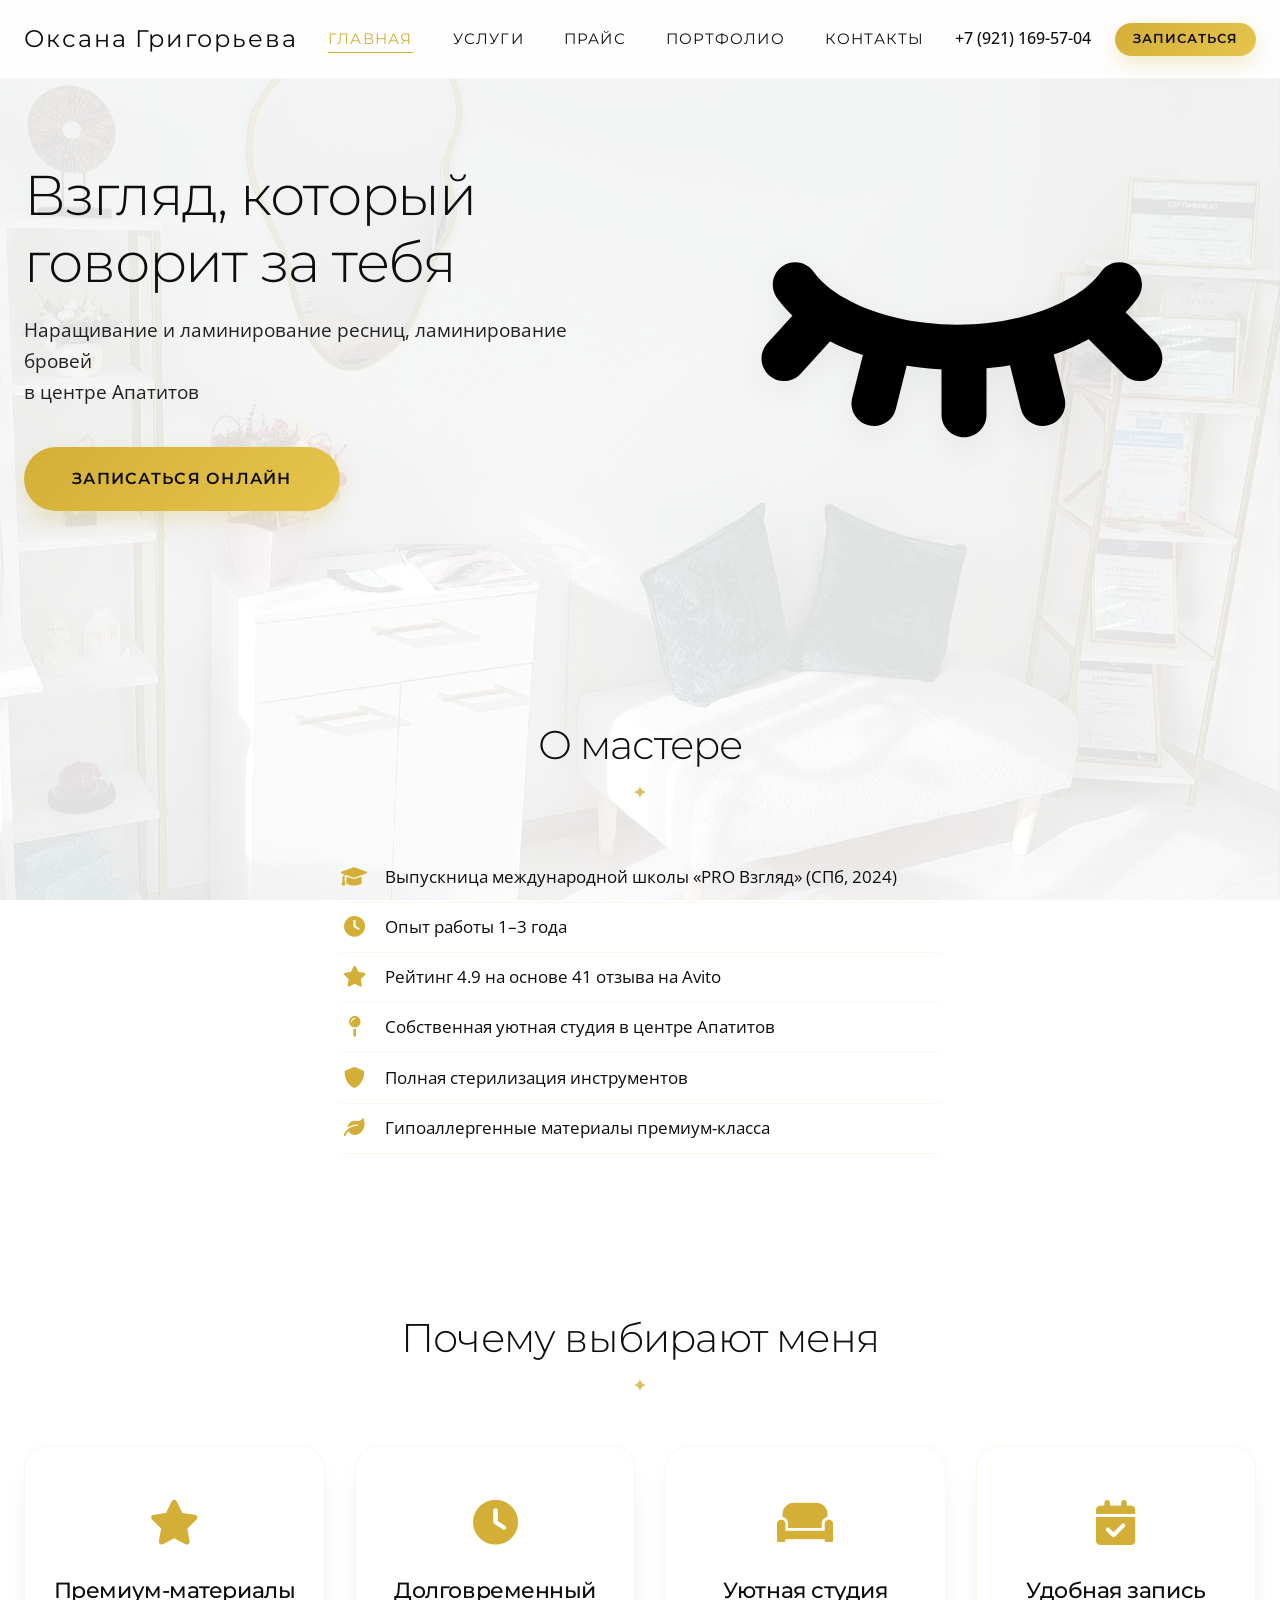
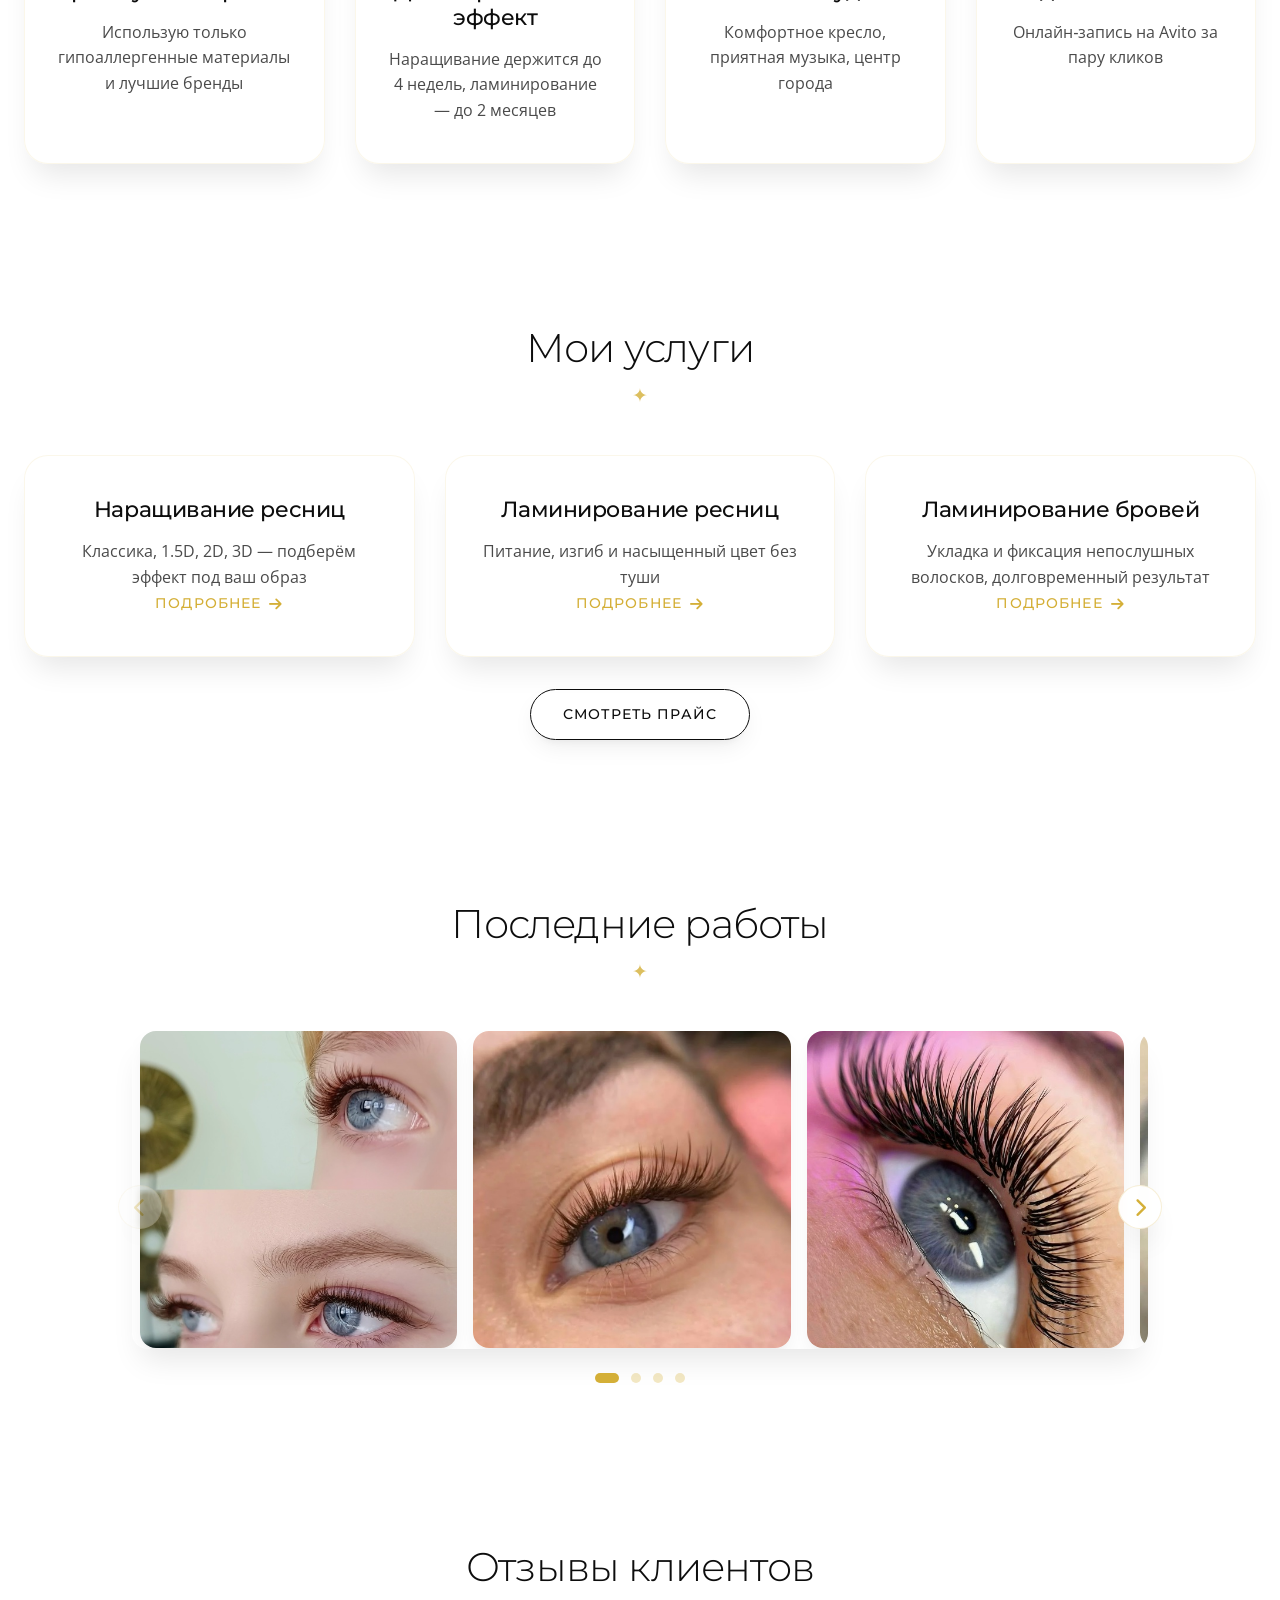
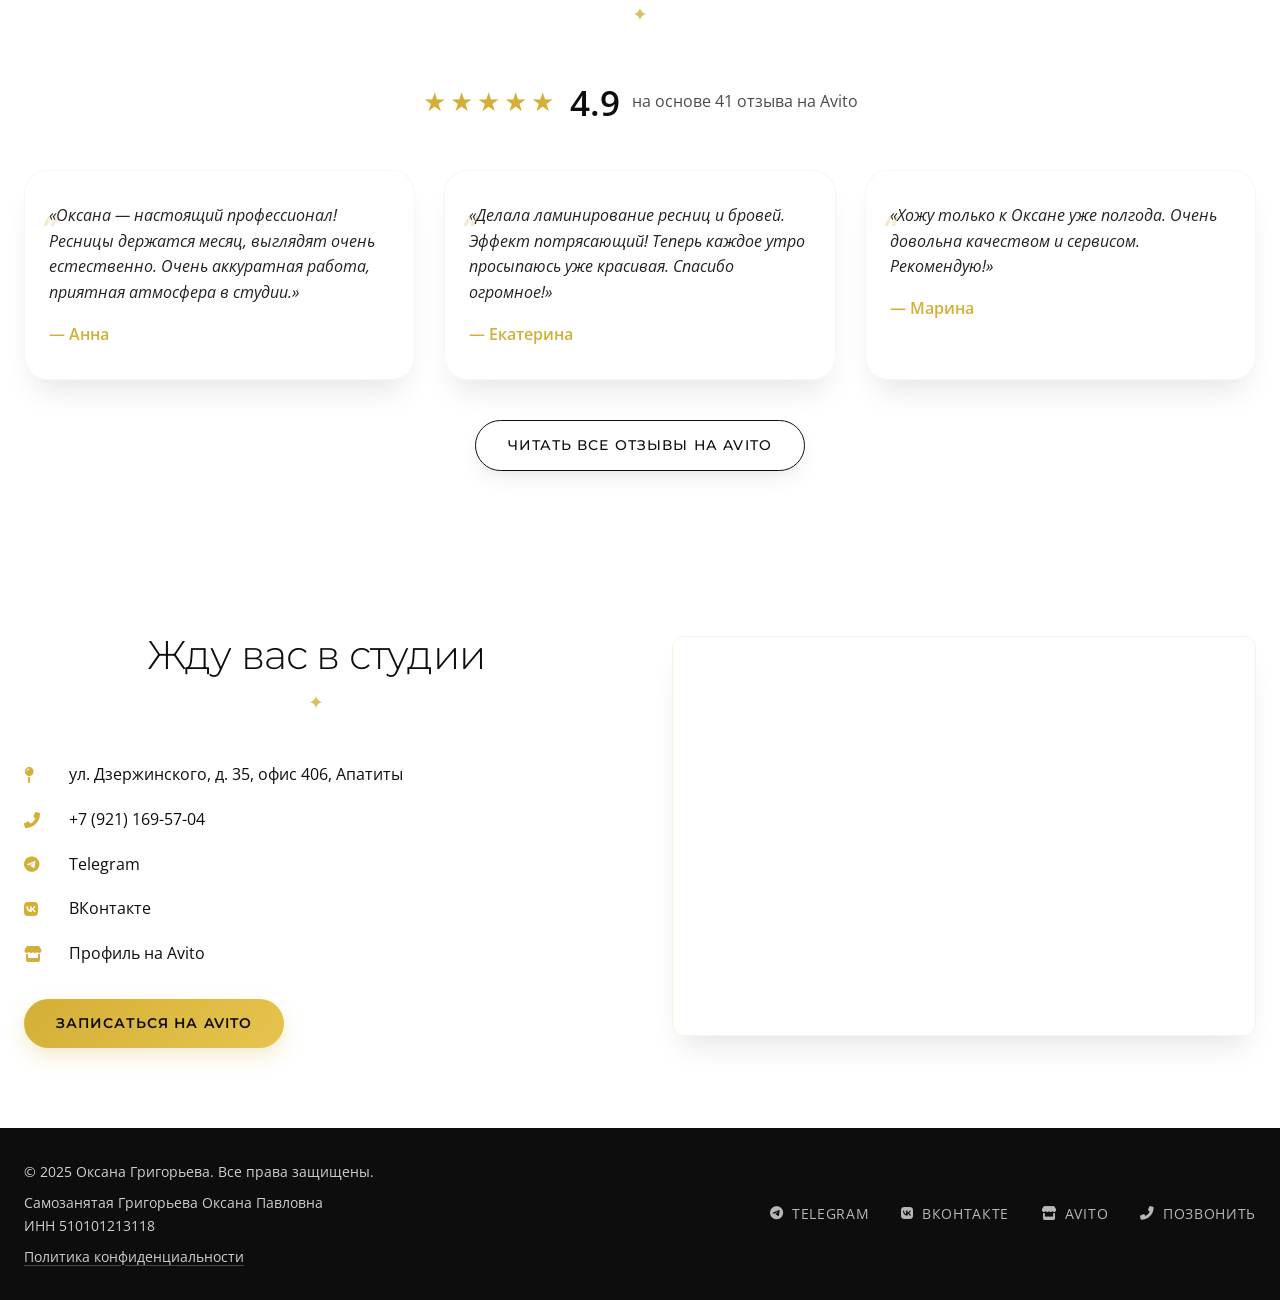
<file: index.html>
<!DOCTYPE html>
<html lang="ru">
<head>
  <meta charset="UTF-8">
  <meta name="viewport" content="width=device-width, initial-scale=1.0">
  <title>Оксана Григорьева · Ресницы и брови · Апатиты</title>
  
  <!-- Шрифты и иконки -->
  <link rel="preconnect" href="https://fonts.googleapis.com">
  <link rel="preconnect" href="https://fonts.gstatic.com" crossorigin>
  <link href="https://fonts.googleapis.com/css2?family=Montserrat:wght@300;400;500;600&family=Open+Sans:wght@300;400;600&display=swap" rel="stylesheet">
  <link rel="stylesheet" href="https://cdnjs.cloudflare.com/ajax/libs/font-awesome/6.0.0-beta3/css/all.min.css">
  
  <!-- Основные стили -->
  <link rel="stylesheet" href="css/common.css">
  <link rel="stylesheet" href="css/index.css">
</head>
<body>
  <header class="header">
    <div class="container header__container">
      <a href="index.html" class="logo" aria-label="На главную">Оксана Григорьева</a>
      
      <nav class="nav" aria-label="Основное меню">
        <ul class="nav__list">
          <li><a href="index.html" class="nav__link active" aria-current="page">Главная</a></li>
          <li><a href="services.html" class="nav__link">Услуги</a></li>
          <li><a href="price.html" class="nav__link">Прайс</a></li>
          <li><a href="portfolio.html" class="nav__link">Портфолио</a></li>
          <li><a href="contacts.html" class="nav__link">Контакты</a></li>
        </ul>
      </nav>
      
      <div class="header__contact">
        <a href="tel:+79211695704" class="header__phone">+7 (921) 169-57-04</a>
        <a href="https://www.avito.ru/apatity/predlozheniya_uslug/naraschivanie_resnits_laminirovanie_resnits_i_brovey_4321385695" 
           class="btn btn--gold btn--small" target="_blank" rel="noopener">Записаться</a>
      </div>
      
      <button class="mobile-toggle" aria-label="Открыть меню" aria-expanded="false">
        <i class="fas fa-bars"></i>
      </button>
    </div>
  </header>

  <main>
    <!-- Hero -->
    <section class="hero" aria-label="Главный экран">
      <div class="container hero__container">
        <div class="hero__content">
          <h1 class="hero__title">Взгляд, который <br>говорит за тебя</h1>
          <p class="hero__subtitle">Наращивание и ламинирование ресниц, ламинирование бровей<br>в центре Апатитов</p>
          <a href="https://www.avito.ru/apatity/predlozheniya_uslug/naraschivanie_resnits_laminirovanie_resnits_i_brovey_4321385695" 
             class="btn btn--gold btn--large" target="_blank" rel="noopener">Записаться онлайн</a>
        </div>
        <div class="hero__image">
          <img src="images/hero/master-icon.svg" alt="Оксана Григорьева — мастер по ресницам и бровям" class="hero-icon">
        </div>
      </div>
    </section>

    <!-- О мастере -->
    <section class="about-master section" aria-labelledby="about-title">
      <div class="container">
        <h2 id="about-title" class="section-title">О мастере</h2>
        <ul class="about-master__list about-master__list--centered">
          <li><i class="fas fa-graduation-cap"></i> Выпускница международной школы «PRO Взгляд» (СПб, 2024)</li>
          <li><i class="fas fa-clock"></i> Опыт работы 1–3 года</li>
          <li><i class="fas fa-star"></i> Рейтинг 4.9 на основе 41 отзыва на Avito</li>
          <li><i class="fas fa-map-pin"></i> Собственная уютная студия в центре Апатитов</li>
          <li><i class="fas fa-shield-alt"></i> Полная стерилизация инструментов</li>
          <li><i class="fas fa-leaf"></i> Гипоаллергенные материалы премиум‑класса</li>
        </ul>
      </div>
    </section>

    <!-- Преимущества -->
    <section class="features section" aria-labelledby="features-title">
      <div class="container">
        <h2 id="features-title" class="section-title">Почему выбирают меня</h2>
        <div class="features__grid">
          <article class="feature-card">
            <div class="feature-card__icon"><i class="fas fa-star"></i></div>
            <h3>Премиум‑материалы</h3>
            <p>Использую только гипоаллергенные материалы и лучшие бренды</p>
          </article>
          <article class="feature-card">
            <div class="feature-card__icon"><i class="fas fa-clock"></i></div>
            <h3>Долговременный эффект</h3>
            <p>Наращивание держится до 4 недель, ламинирование — до 2 месяцев</p>
          </article>
          <article class="feature-card">
            <div class="feature-card__icon"><i class="fas fa-couch"></i></div>
            <h3>Уютная студия</h3>
            <p>Комфортное кресло, приятная музыка, центр города</p>
          </article>
          <article class="feature-card">
            <div class="feature-card__icon"><i class="fas fa-calendar-check"></i></div>
            <h3>Удобная запись</h3>
            <p>Онлайн‑запись на Avito за пару кликов</p>
          </article>
        </div>
      </div>
    </section>

    <!-- Услуги (кратко) -->
    <section class="services-preview section bg-light" aria-labelledby="services-preview-title">
      <div class="container">
        <h2 id="services-preview-title" class="section-title">Мои услуги</h2>
        <div class="services-preview__grid">
          <article class="service-card">
            <h3>Наращивание ресниц</h3>
            <p>Классика, 1.5D, 2D, 3D — подберём эффект под ваш образ</p>
            <a href="services.html" class="link-arrow">Подробнее <i class="fas fa-arrow-right"></i></a>
          </article>
          <article class="service-card">
            <h3>Ламинирование ресниц</h3>
            <p>Питание, изгиб и насыщенный цвет без туши</p>
            <a href="services.html" class="link-arrow">Подробнее <i class="fas fa-arrow-right"></i></a>
          </article>
          <article class="service-card">
            <h3>Ламинирование бровей</h3>
            <p>Укладка и фиксация непослушных волосков, долговременный результат</p>
            <a href="services.html" class="link-arrow">Подробнее <i class="fas fa-arrow-right"></i></a>
          </article>
        </div>
        <div class="text-center">
          <a href="price.html" class="btn btn--outline">Смотреть прайс</a>
        </div>
      </div>
    </section>

    <!-- Портфолио (карусель) -->
    <section class="portfolio-preview section" aria-labelledby="portfolio-title">
      <div class="container">
        <h2 id="portfolio-title" class="section-title">Последние работы</h2>

        <div class="carousel" data-carousel>
          <div class="carousel__viewport">
            <div class="carousel__track" data-carousel-track>
              <div class="carousel__slide"><img src="images/portfolio/classic1.jpg" alt="Классическое наращивание" loading="lazy"></div>
              <div class="carousel__slide"><img src="images/portfolio/volume1.5d.jpg" alt="1.5D объем" loading="lazy"></div>
              <div class="carousel__slide"><img src="images/portfolio/volume2d.jpg" alt="2D объем" loading="lazy"></div>
              <div class="carousel__slide"><img src="images/portfolio/volume3d.jpg" alt="3D эффект" loading="lazy"></div>
              <div class="carousel__slide"><img src="images/portfolio/lam-res.jpg" alt="Ламинирование ресниц" loading="lazy"></div>
              <div class="carousel__slide"><img src="images/portfolio/lam-brow.jpg" alt="Ламинирование бровей" loading="lazy"></div>
            </div>
          </div>

          <button class="carousel__btn carousel__btn--prev" data-carousel-prev aria-label="Предыдущий слайд">
            <i class="fas fa-chevron-left"></i>
          </button>
          <button class="carousel__btn carousel__btn--next" data-carousel-next aria-label="Следующий слайд">
            <i class="fas fa-chevron-right"></i>
          </button>

          <div class="carousel__dots" data-carousel-dots></div>
        </div>
      </div>
    </section>

    <!-- Отзывы -->
    <section class="testimonials section bg-light" aria-labelledby="testimonials-title">
      <div class="container">
        <h2 id="testimonials-title" class="section-title">Отзывы клиентов</h2>
        <div class="testimonials__rating">
          <span class="rating__stars">★★★★★</span>
          <span class="rating__value">4.9</span>
          <span class="rating__count">на основе 41 отзыва на Avito</span>
        </div>
        <div class="testimonials__grid">
          <figure class="testimonial">
            <blockquote>«Оксана — настоящий профессионал! Ресницы держатся месяц, выглядят очень естественно. Очень аккуратная работа, приятная атмосфера в студии.»</blockquote>
            <figcaption>— Анна</figcaption>
          </figure>
          <figure class="testimonial">
            <blockquote>«Делала ламинирование ресниц и бровей. Эффект потрясающий! Теперь каждое утро просыпаюсь уже красивая. Спасибо огромное!»</blockquote>
            <figcaption>— Екатерина</figcaption>
          </figure>
          <figure class="testimonial">
            <blockquote>«Хожу только к Оксане уже полгода. Очень довольна качеством и сервисом. Рекомендую!»</blockquote>
            <figcaption>— Марина</figcaption>
          </figure>
        </div>
        <div class="text-center">
          <a href="https://www.avito.ru/apatity/predlozheniya_uslug/naraschivanie_resnits_laminirovanie_resnits_i_brovey_4321385695#reviews" 
             class="btn btn--outline" target="_blank" rel="noopener">Читать все отзывы на Avito</a>
        </div>
      </div>
    </section>

    <!-- Контакты (кратко) + CTA -->
    <section class="contact-cta section bg-light" aria-labelledby="contact-cta-title">
      <div class="container contact-cta__container">
        <div class="contact-cta__info">
          <h2 id="contact-cta-title" class="section-title">Жду вас в студии</h2>
          <address class="contact-details">
            <p><i class="fas fa-map-pin"></i> ул. Дзержинского, д. 35, офис 406, Апатиты</p>
            <p><i class="fas fa-phone-alt"></i> <a href="tel:+79211695704">+7 (921) 169-57-04</a></p>
            <p><i class="fab fa-telegram"></i> <a href="https://t.me/grigosha2607" target="_blank" rel="noopener">Telegram</a></p>
            <p><i class="fab fa-vk"></i> <a href="https://vk.com/grigosha2607" target="_blank" rel="noopener">ВКонтакте</a></p>
            <p><i class="fas fa-store"></i> <a href="https://www.avito.ru/apatity/predlozheniya_uslug/naraschivanie_resnits_laminirovanie_resnits_i_brovey_4321385695" target="_blank" rel="noopener">Профиль на Avito</a></p>
          </address>
          <a href="https://www.avito.ru/apatity/predlozheniya_uslug/naraschivanie_resnits_laminirovanie_resnits_i_brovey_4321385695" 
             class="btn btn--gold" target="_blank" rel="noopener">Записаться на Avito</a>
        </div>
        <div class="contact-cta__map">
          <iframe src="https://yandex.ru/map-widget/v1/?ll=33.396363%2C67.564368&mode=search&ol=geo&ouri=ymapsbm1%3A%2F%2Fgeo%3Fdata%3DCgoxNzUwMDAwMDAwEgjQoNC%2B0YHRgdC40Y8iCg2a%2FRNCFdN4Qg%3D%3D&z=18" 
                  width="100%" height="400" allowfullscreen 
                  title="Карта с адресом студии" style="border-radius: 12px;"></iframe>
        </div>
      </div>
    </section>
  </main>

  <footer class="footer">
    <div class="container footer__container">
      <div class="footer__legal">
        <p>© 2025 Оксана Григорьева. Все права защищены.</p>
        <p class="footer__inn">Самозанятая Григорьева Оксана Павловна<br>ИНН 510101213118</p>
        <p><a href="privacy.html" class="footer__privacy-link">Политика конфиденциальности</a></p>
      </div>
      <div class="footer__links">
        <a href="https://t.me/grigosha2607" target="_blank" rel="noopener"><i class="fab fa-telegram"></i> Telegram</a>
        <a href="https://vk.com/grigosha2607" target="_blank" rel="noopener"><i class="fab fa-vk"></i> ВКонтакте</a>
        <a href="https://www.avito.ru/apatity/predlozheniya_uslug/naraschivanie_resnits_laminirovanie_resnits_i_brovey_4321385695" target="_blank" rel="noopener"><i class="fas fa-store"></i> Avito</a>
        <a href="tel:+79211695704"><i class="fas fa-phone-alt"></i> Позвонить</a>
      </div>
    </div>
  </footer>

  <!-- Скрипт для карусели и мобильного меню -->
  <script src="js/main.js"></script>
</body>
</html>
</file>
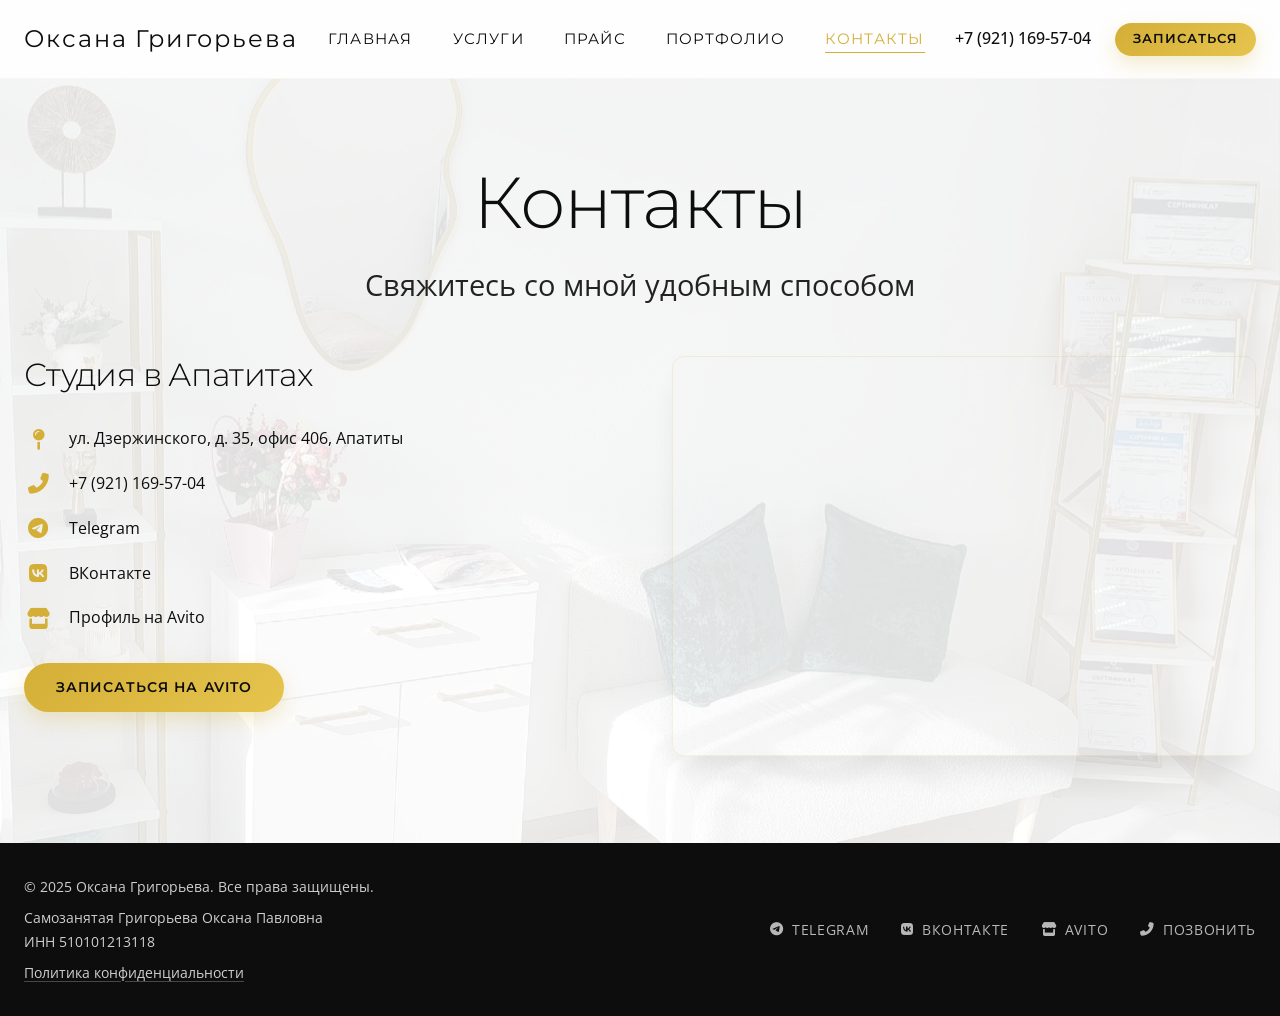
<file: contacts.html>
<!DOCTYPE html>
<html lang="ru">
<head>
  <meta charset="UTF-8">
  <meta name="viewport" content="width=device-width, initial-scale=1.0">
  <title>Контакты · Оксана Григорьева</title>
  <link rel="preconnect" href="https://fonts.googleapis.com">
  <link rel="preconnect" href="https://fonts.gstatic.com" crossorigin>
  <link href="https://fonts.googleapis.com/css2?family=Montserrat:wght@300;400;500;600&family=Open+Sans:wght@300;400;600&display=swap" rel="stylesheet">
  <link rel="stylesheet" href="css/common.css">
  <link rel="stylesheet" href="css/contacts.css">
  <link rel="stylesheet" href="https://cdnjs.cloudflare.com/ajax/libs/font-awesome/6.5.2/css/all.min.css">
</head>
<body>
  <header class="header">
    <div class="container header__container">
      <a href="index.html" class="logo" aria-label="На главную">Оксана Григорьева</a>
      <nav class="nav" aria-label="Основное меню">
        <ul class="nav__list">
          <li><a href="index.html" class="nav__link">Главная</a></li>
          <li><a href="services.html" class="nav__link">Услуги</a></li>
          <li><a href="price.html" class="nav__link">Прайс</a></li>
          <li><a href="portfolio.html" class="nav__link">Портфолио</a></li>
          <li><a href="contacts.html" class="nav__link active" aria-current="page">Контакты</a></li>
        </ul>
      </nav>
      <div class="header__contact">
        <a href="tel:+79211695704" class="header__phone">+7 (921) 169-57-04</a>
        <a href="https://www.avito.ru/apatity/predlozheniya_uslug/naraschivanie_resnits_laminirovanie_resnits_i_brovey_4321385695"
           class="btn btn--gold btn--small" target="_blank" rel="noopener">Записаться</a>
      </div>
      <button class="mobile-toggle" aria-label="Открыть меню" aria-expanded="false">
        <i class="fas fa-bars"></i>
      </button>
    </div>
  </header>

  <main>
    <section class="page-header section" aria-labelledby="page-title">
      <div class="container">
        <h1 id="page-title" class="page-title">Контакты</h1>
        <p class="page-subtitle">Свяжитесь со мной удобным способом</p>
      </div>
    </section>

    <section class="contacts section">
      <div class="container contacts__grid">
        <div class="contact-info">
          <h2>Студия в Апатитах</h2>
          <address>
            <p><i class="fas fa-map-pin"></i> ул. Дзержинского, д. 35, офис 406, Апатиты</p>
            <p><i class="fas fa-phone-alt"></i> <a href="tel:+79211695704">+7 (921) 169-57-04</a></p>
            <p><i class="fab fa-telegram"></i> <a href="https://t.me/grigosha2607" target="_blank" rel="noopener">Telegram</a></p>
            <p><i class="fab fa-vk"></i> <a href="https://vk.com/grigosha2607" target="_blank" rel="noopener">ВКонтакте</a></p>
            <p><i class="fas fa-store"></i> <a href="https://www.avito.ru/apatity/predlozheniya_uslug/naraschivanie_resnits_laminirovanie_resnits_i_brovey_4321385695" target="_blank" rel="noopener">Профиль на Avito</a></p>
          </address>
          <a href="https://www.avito.ru/apatity/predlozheniya_uslug/naraschivanie_resnits_laminirovanie_resnits_i_brovey_4321385695"
             class="btn btn--gold" target="_blank" rel="noopener">Записаться на Avito</a>
        </div>
        <div class="contact-map">
          <iframe src="https://yandex.ru/map-widget/v1/?ll=33.396363%2C67.564368&mode=search&ol=geo&ouri=ymapsbm1%3A%2F%2Fgeo%3Fdata%3DCgoxNzUwMDAwMDAwEgjQoNC%2B0YHRgdC40Y8iCg2a%2FRNCFdN4Qg%3D%3D&z=18"
        height="400" allowfullscreen
        title="Карта с адресом студии" style="width: 100%; border-radius: 12px;"></iframe>
        </div>
      </div>
    </section>
  </main>

  <footer class="footer">
    <div class="container footer__container">
      <div class="footer__legal">
        <p>© 2025 Оксана Григорьева. Все права защищены.</p>
        <p class="footer__inn">Самозанятая Григорьева Оксана Павловна<br>ИНН 510101213118</p>
        <p><a href="privacy.html" class="footer__privacy-link">Политика конфиденциальности</a></p>
      </div>
      <div class="footer__links">
        <a href="https://t.me/grigosha2607" target="_blank" rel="noopener"><i class="fab fa-telegram"></i> Telegram</a>
        <a href="https://vk.com/grigosha2607" target="_blank" rel="noopener"><i class="fab fa-vk"></i> ВКонтакте</a>
        <a href="https://www.avito.ru/apatity/predlozheniya_uslug/naraschivanie_resnits_laminirovanie_resnits_i_brovey_4321385695" target="_blank" rel="noopener"><i class="fas fa-store"></i> Avito</a>
        <a href="tel:+79211695704"><i class="fas fa-phone-alt"></i> Позвонить</a>
      </div>
    </div>
  </footer>

  <script>
    (function() {
      const toggle = document.querySelector('.mobile-toggle');
      const nav = document.querySelector('.nav');
      if (toggle && nav) {
        toggle.addEventListener('click', function() {
          const expanded = this.getAttribute('aria-expanded') === 'true' ? false : true;
          this.setAttribute('aria-expanded', expanded);
          nav.classList.toggle('active');
        });
      }
    })();
  </script>
  <script src="js/main.js"></script>
</body>
</html>
</file>
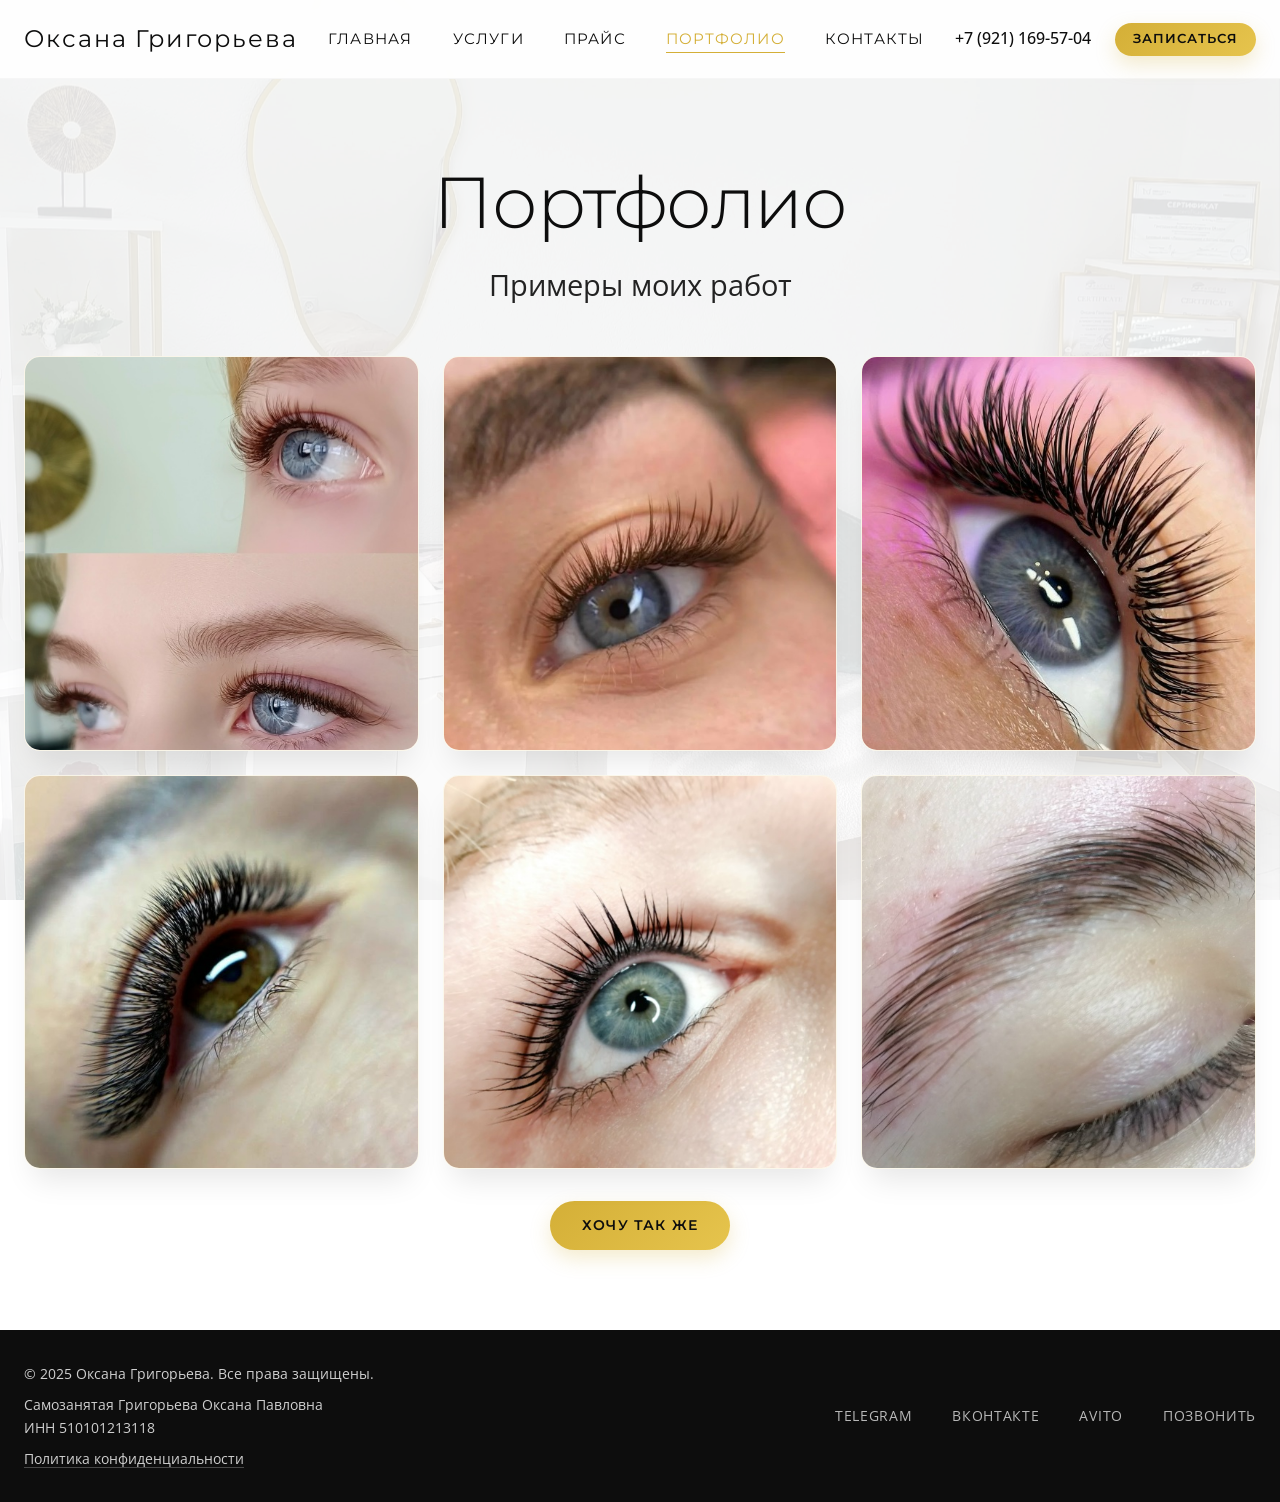
<file: portfolio.html>
<!DOCTYPE html>
<html lang="ru">
<head>
  <meta charset="UTF-8">
  <meta name="viewport" content="width=device-width, initial-scale=1.0">
  <title>Портфолио · Оксана Григорьева</title>
  <link rel="preconnect" href="https://fonts.googleapis.com">
  <link rel="preconnect" href="https://fonts.gstatic.com" crossorigin>
  <link href="https://fonts.googleapis.com/css2?family=Montserrat:wght@300;400;500;600&family=Open+Sans:wght@300;400;600&display=swap" rel="stylesheet">
  <link rel="stylesheet" href="css/common.css">
  <link rel="stylesheet" href="css/portfolio.css">
</head>
<body>
  <header class="header">
    <div class="container header__container">
      <a href="index.html" class="logo" aria-label="На главную">Оксана Григорьева</a>
      <nav class="nav" aria-label="Основное меню">
        <ul class="nav__list">
          <li><a href="index.html" class="nav__link">Главная</a></li>
          <li><a href="services.html" class="nav__link">Услуги</a></li>
          <li><a href="price.html" class="nav__link">Прайс</a></li>
          <li><a href="portfolio.html" class="nav__link active" aria-current="page">Портфолио</a></li>
          <li><a href="contacts.html" class="nav__link">Контакты</a></li>
        </ul>
      </nav>
      <div class="header__contact">
        <a href="tel:+79211695704" class="header__phone">+7 (921) 169-57-04</a>
        <a href="https://www.avito.ru/apatity/predlozheniya_uslug/naraschivanie_resnits_laminirovanie_resnits_i_brovey_4321385695"
           class="btn btn--gold btn--small" target="_blank" rel="noopener">Записаться</a>
      </div>
      <button class="mobile-toggle" aria-label="Открыть меню" aria-expanded="false">
        <i class="fas fa-bars"></i>
      </button>
    </div>
  </header>

  <main>
    <section class="page-header section" aria-labelledby="page-title">
      <div class="container">
        <h1 id="page-title" class="page-title">Портфолио</h1>
        <p class="page-subtitle">Примеры моих работ</p>
      </div>
    </section>

    <section class="portfolio-gallery section">
      <div class="container">
        <div class="gallery-grid">
          <article class="gallery-item"><img src="images/portfolio/classic1.jpg" alt="Классика" loading="lazy"></article>
          <article class="gallery-item"><img src="images/portfolio/volume1.5d.jpg" alt="1.5D" loading="lazy"></article>
          <article class="gallery-item"><img src="images/portfolio/volume2d.jpg" alt="2D объем" loading="lazy"></article>
          <article class="gallery-item"><img src="images/portfolio/volume3d.jpg" alt="3D эффект" loading="lazy"></article>
          <article class="gallery-item"><img src="images/portfolio/lam-res.jpg" alt="Ламинирование ресниц" loading="lazy"></article>
          <article class="gallery-item"><img src="images/portfolio/lam-brow.jpg" alt="Ламинирование бровей" loading="lazy"></article>
        </div>
        <div class="text-center">
          <a href="https://www.avito.ru/apatity/predlozheniya_uslug/naraschivanie_resnits_laminirovanie_resnits_i_brovey_4321385695"
             class="btn btn--gold" target="_blank" rel="noopener">Хочу так же</a>
        </div>
      </div>
    </section>
  </main>

  <footer class="footer">
    <div class="container footer__container">
      <div class="footer__legal">
        <p>© 2025 Оксана Григорьева. Все права защищены.</p>
        <p class="footer__inn">Самозанятая Григорьева Оксана Павловна<br>ИНН 510101213118</p>
        <p><a href="privacy.html" class="footer__privacy-link">Политика конфиденциальности</a></p>
      </div>
      <div class="footer__links">
        <a href="https://t.me/grigosha2607" target="_blank" rel="noopener"><i class="fab fa-telegram"></i> Telegram</a>
        <a href="https://vk.com/grigosha2607" target="_blank" rel="noopener"><i class="fab fa-vk"></i> ВКонтакте</a>
        <a href="https://www.avito.ru/apatity/predlozheniya_uslug/naraschivanie_resnits_laminirovanie_resnits_i_brovey_4321385695" target="_blank" rel="noopener"><i class="fas fa-store"></i> Avito</a>
        <a href="tel:+79211695704"><i class="fas fa-phone-alt"></i> Позвонить</a>
      </div>
    </div>
  </footer>

  <script>
    (function() {
      const toggle = document.querySelector('.mobile-toggle');
      const nav = document.querySelector('.nav');
      if (toggle && nav) {
        toggle.addEventListener('click', function() {
          const expanded = this.getAttribute('aria-expanded') === 'true' ? false : true;
          this.setAttribute('aria-expanded', expanded);
          nav.classList.toggle('active');
        });
      }
    })();
  </script>
  <script src="js/main.js"></script>
</body>
</html>
</file>
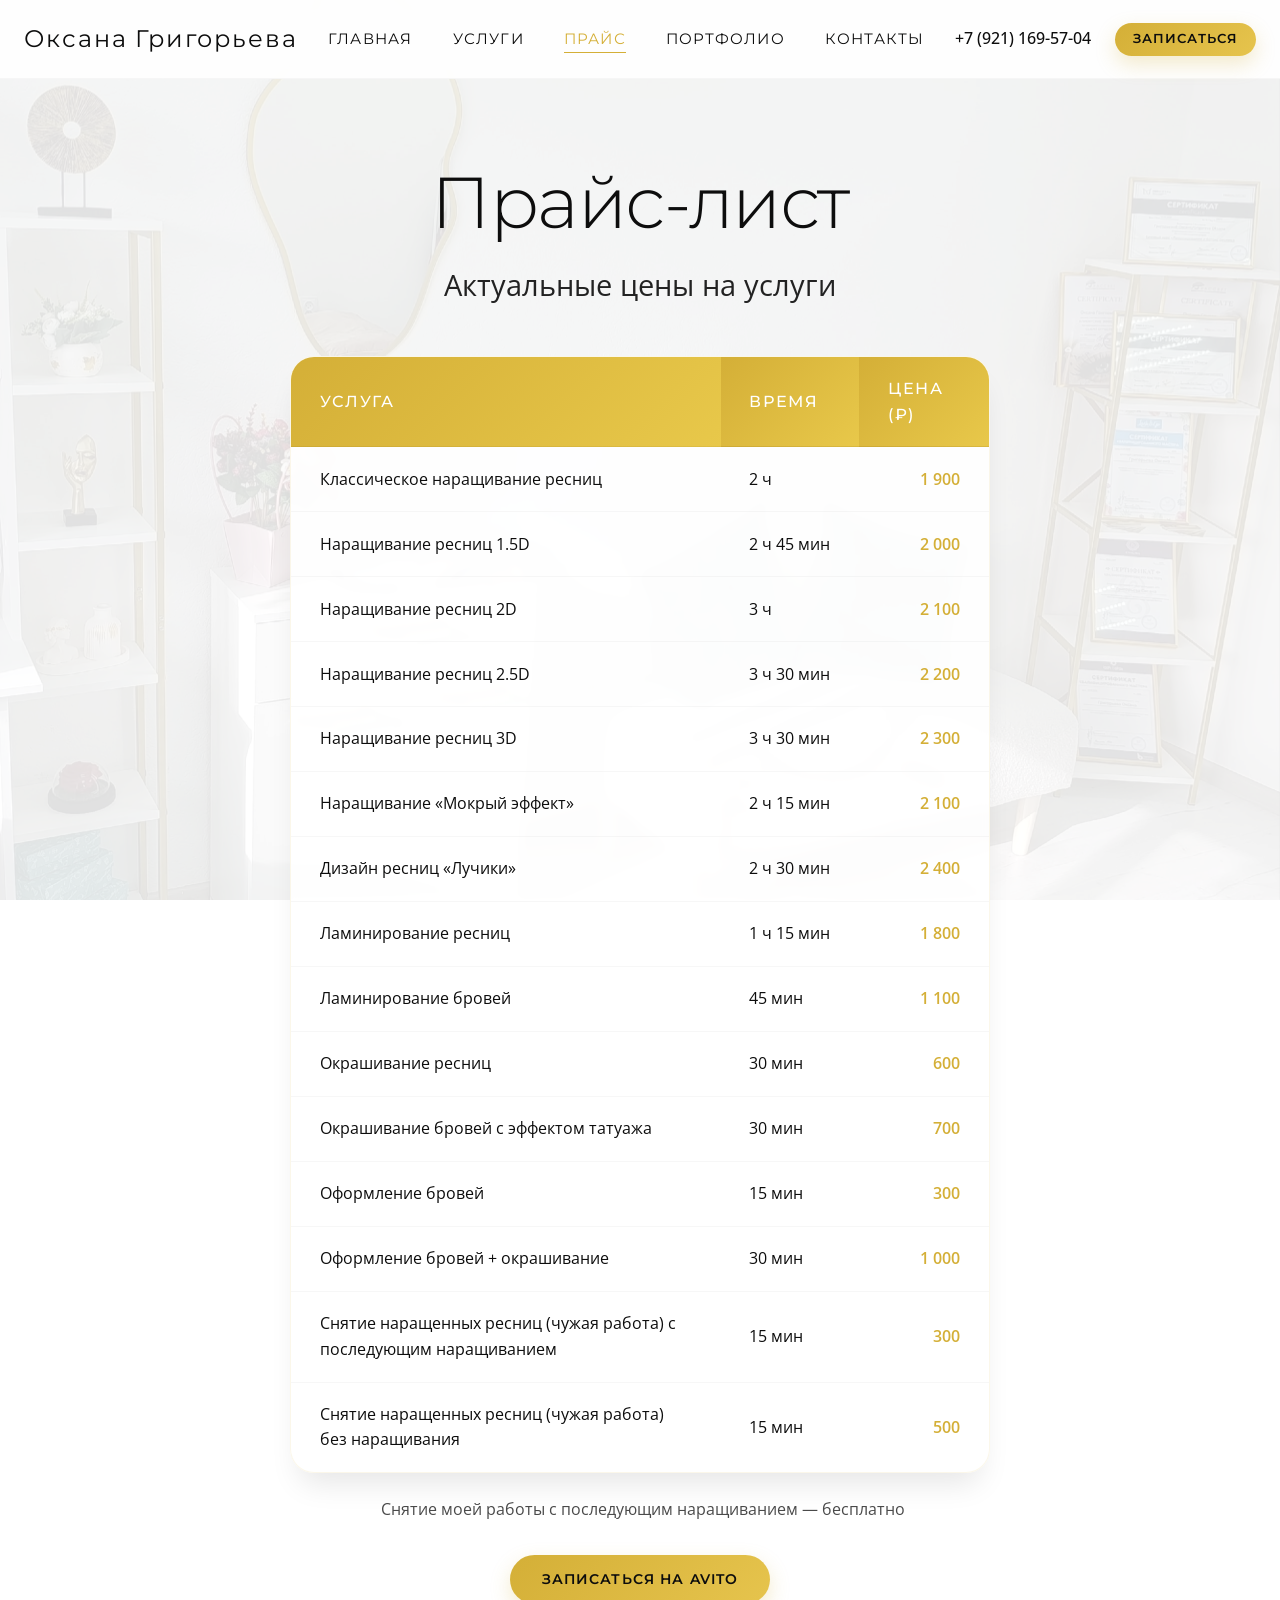
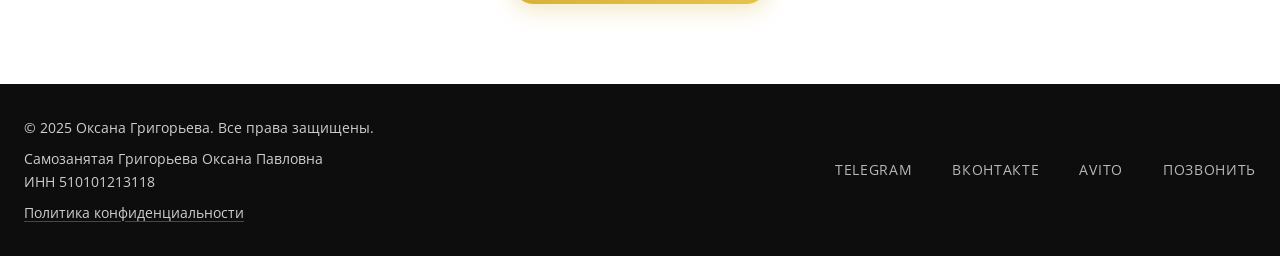
<file: price.html>
<!DOCTYPE html>
<html lang="ru">
<head>
  <meta charset="UTF-8">
  <meta name="viewport" content="width=device-width, initial-scale=1.0">
  <title>Прайс-лист · Оксана Григорьева</title>
  <link rel="preconnect" href="https://fonts.googleapis.com">
  <link rel="preconnect" href="https://fonts.gstatic.com" crossorigin>
  <link href="https://fonts.googleapis.com/css2?family=Montserrat:wght@300;400;500;600&family=Open+Sans:wght@300;400;600&display=swap" rel="stylesheet">
  <link rel="stylesheet" href="css/common.css">
  <link rel="stylesheet" href="css/price.css">
</head>
<body>
  <header class="header">
    <div class="container header__container">
      <a href="index.html" class="logo" aria-label="На главную">Оксана Григорьева</a>
      <nav class="nav" aria-label="Основное меню">
        <ul class="nav__list">
          <li><a href="index.html" class="nav__link">Главная</a></li>
          <li><a href="services.html" class="nav__link">Услуги</a></li>
          <li><a href="price.html" class="nav__link active" aria-current="page">Прайс</a></li>
          <li><a href="portfolio.html" class="nav__link">Портфолио</a></li>
          <li><a href="contacts.html" class="nav__link">Контакты</a></li>
        </ul>
      </nav>
      <div class="header__contact">
        <a href="tel:+79211695704" class="header__phone">+7 (921) 169-57-04</a>
        <a href="https://www.avito.ru/apatity/predlozheniya_uslug/naraschivanie_resnits_laminirovanie_resnits_i_brovey_4321385695"
           class="btn btn--gold btn--small" target="_blank" rel="noopener">Записаться</a>
      </div>
      <button class="mobile-toggle" aria-label="Открыть меню" aria-expanded="false">
        <i class="fas fa-bars"></i>
      </button>
    </div>
  </header>

  <main>
    <section class="page-header section" aria-labelledby="page-title">
      <div class="container">
        <h1 id="page-title" class="page-title">Прайс-лист</h1>
        <p class="page-subtitle">Актуальные цены на услуги</p>
      </div>
    </section>

    <section class="price-table section">
      <div class="container">
        <table class="price-table__content">
          <thead>
            <tr><th>Услуга</th><th>Время</th><th>Цена (₽)</th></tr>
          </thead>
          <tbody>
            <tr><td>Классическое наращивание ресниц</td><td>2 ч</td><td>1 900</td></tr>
            <tr><td>Наращивание ресниц 1.5D</td><td>2 ч 45 мин</td><td>2 000</td></tr>
            <tr><td>Наращивание ресниц 2D</td><td>3 ч</td><td>2 100</td></tr>
            <tr><td>Наращивание ресниц 2.5D</td><td>3 ч 30 мин</td><td>2 200</td></tr>
            <tr><td>Наращивание ресниц 3D</td><td>3 ч 30 мин</td><td>2 300</td></tr>
            <tr><td>Наращивание «Мокрый эффект»</td><td>2 ч 15 мин</td><td>2 100</td></tr>
            <tr><td>Дизайн ресниц «Лучики»</td><td>2 ч 30 мин</td><td>2 400</td></tr>
            <tr><td>Ламинирование ресниц</td><td>1 ч 15 мин</td><td>1 800</td></tr>
            <tr><td>Ламинирование бровей</td><td>45 мин</td><td>1 100</td></tr>
            <tr><td>Окрашивание ресниц</td><td>30 мин</td><td>600</td></tr>
            <tr><td>Окрашивание бровей с эффектом татуажа</td><td>30 мин</td><td>700</td></tr>
            <tr><td>Оформление бровей</td><td>15 мин</td><td>300</td></tr>
            <tr><td>Оформление бровей + окрашивание</td><td>30 мин</td><td>1 000</td></tr>
            <tr><td>Снятие наращенных ресниц (чужая работа) с последующим наращиванием</td><td>15 мин</td><td>300</td></tr>
            <tr><td>Снятие наращенных ресниц (чужая работа) без наращивания</td><td>15 мин</td><td>500</td></tr>
          </tbody>
        </table>
<p style="text-align: center; margin-top: 1.5rem; color: var(--gray);">
  <i class="fas fa-gift" style="color: var(--gold); margin-right: 6px;"></i> 
  Снятие моей работы с последующим наращиванием — бесплатно
</p>
        <div class="text-center">
          <a href="https://www.avito.ru/apatity/predlozheniya_uslug/naraschivanie_resnits_laminirovanie_resnits_i_brovey_4321385695"
             class="btn btn--gold" target="_blank" rel="noopener">Записаться на Avito</a>
        </div>
      </div>
    </section>
  </main>

  <footer class="footer">
    <div class="container footer__container">
      <div class="footer__legal">
        <p>© 2025 Оксана Григорьева. Все права защищены.</p>
        <p class="footer__inn">Самозанятая Григорьева Оксана Павловна<br>ИНН 510101213118</p>
        <p><a href="privacy.html" class="footer__privacy-link">Политика конфиденциальности</a></p>
      </div>
      <div class="footer__links">
        <a href="https://t.me/grigosha2607" target="_blank" rel="noopener"><i class="fab fa-telegram"></i> Telegram</a>
        <a href="https://vk.com/grigosha2607" target="_blank" rel="noopener"><i class="fab fa-vk"></i> ВКонтакте</a>
        <a href="https://www.avito.ru/apatity/predlozheniya_uslug/naraschivanie_resnits_laminirovanie_resnits_i_brovey_4321385695" target="_blank" rel="noopener"><i class="fas fa-store"></i> Avito</a>
        <a href="tel:+79211695704"><i class="fas fa-phone-alt"></i> Позвонить</a>
      </div>
    </div>
  </footer>

  <script>
    (function() {
      const toggle = document.querySelector('.mobile-toggle');
      const nav = document.querySelector('.nav');
      if (toggle && nav) {
        toggle.addEventListener('click', function() {
          const expanded = this.getAttribute('aria-expanded') === 'true' ? false : true;
          this.setAttribute('aria-expanded', expanded);
          nav.classList.toggle('active');
        });
      }
    })();
  </script>
  <script src="js/main.js"></script>
</body>
</html>
</file>
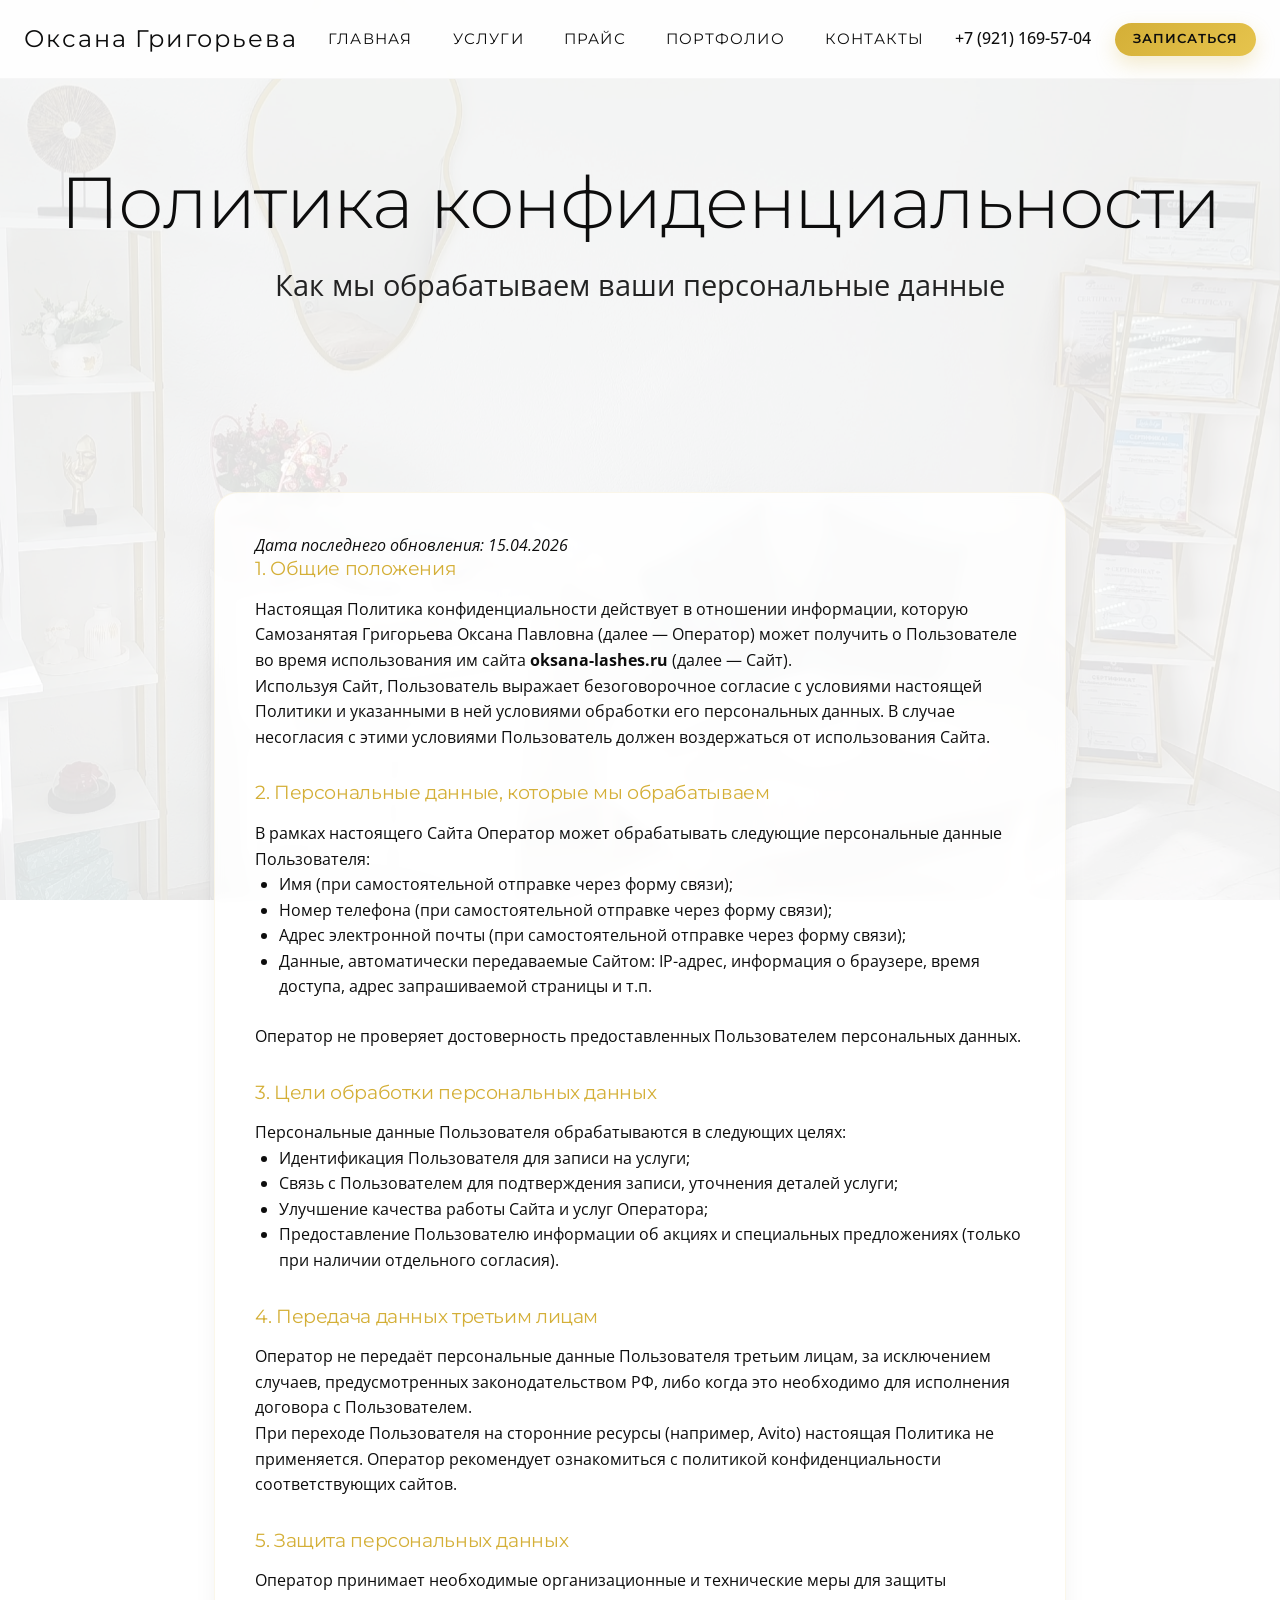
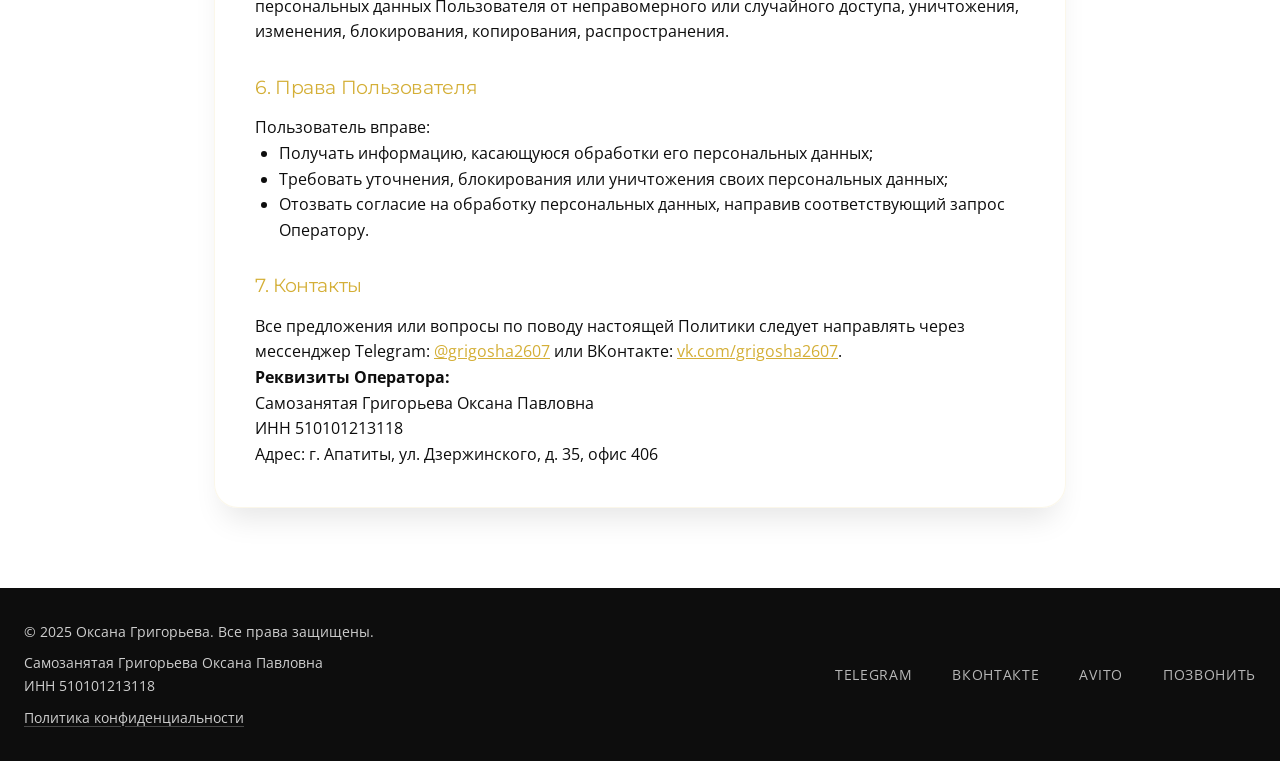
<file: privacy.html>
<!DOCTYPE html>
<html lang="ru">
<head>
  <meta charset="UTF-8">
  <meta name="viewport" content="width=device-width, initial-scale=1.0">
  <title>Политика конфиденциальности · Оксана Григорьева</title>
  <link rel="preconnect" href="https://fonts.googleapis.com">
  <link rel="preconnect" href="https://fonts.gstatic.com" crossorigin>
  <link href="https://fonts.googleapis.com/css2?family=Montserrat:wght@300;400;500;600&family=Open+Sans:wght@300;400;600&display=swap" rel="stylesheet">
  <link rel="stylesheet" href="css/common.css">
  <link rel="stylesheet" href="css/privacy.css">
</head>
<body>
  <header class="header">
    <div class="container header__container">
      <a href="index.html" class="logo" aria-label="На главную">Оксана Григорьева</a>
      <nav class="nav" aria-label="Основное меню">
        <ul class="nav__list">
          <li><a href="index.html" class="nav__link">Главная</a></li>
          <li><a href="services.html" class="nav__link">Услуги</a></li>
          <li><a href="price.html" class="nav__link">Прайс</a></li>
          <li><a href="portfolio.html" class="nav__link">Портфолио</a></li>
          <li><a href="contacts.html" class="nav__link">Контакты</a></li>
        </ul>
      </nav>
      <div class="header__contact">
        <a href="tel:+79211695704" class="header__phone">+7 (921) 169-57-04</a>
        <a href="https://www.avito.ru/apatity/predlozheniya_uslug/naraschivanie_resnits_laminirovanie_resnits_i_brovey_4321385695"
           class="btn btn--gold btn--small" target="_blank" rel="noopener">Записаться</a>
      </div>
      <button class="mobile-toggle" aria-label="Открыть меню" aria-expanded="false">
        <i class="fas fa-bars"></i>
      </button>
    </div>
  </header>

  <main>
    <section class="page-header section" aria-labelledby="page-title">
      <div class="container">
        <h1 id="page-title" class="page-title">Политика конфиденциальности</h1>
        <p class="page-subtitle">Как мы обрабатываем ваши персональные данные</p>
      </div>
    </section>

    <section class="privacy-content section">
      <div class="container" style="max-width: 900px;">
        <article class="privacy-text">
          <p><em>Дата последнего обновления: 15.04.2026</em></p>

          <h3>1. Общие положения</h3>
          <p>Настоящая Политика конфиденциальности действует в отношении информации, которую Самозанятая Григорьева Оксана Павловна (далее — Оператор) может получить о Пользователе во время использования им сайта <strong>oksana-lashes.ru</strong> (далее — Сайт).</p>
          <p>Используя Сайт, Пользователь выражает безоговорочное согласие с условиями настоящей Политики и указанными в ней условиями обработки его персональных данных. В случае несогласия с этими условиями Пользователь должен воздержаться от использования Сайта.</p>

          <h3>2. Персональные данные, которые мы обрабатываем</h3>
          <p>В рамках настоящего Сайта Оператор может обрабатывать следующие персональные данные Пользователя:</p>
          <ul>
            <li>Имя (при самостоятельной отправке через форму связи);</li>
            <li>Номер телефона (при самостоятельной отправке через форму связи);</li>
            <li>Адрес электронной почты (при самостоятельной отправке через форму связи);</li>
            <li>Данные, автоматически передаваемые Сайтом: IP-адрес, информация о браузере, время доступа, адрес запрашиваемой страницы и т.п.</li>
          </ul>
          <p>Оператор не проверяет достоверность предоставленных Пользователем персональных данных.</p>

          <h3>3. Цели обработки персональных данных</h3>
          <p>Персональные данные Пользователя обрабатываются в следующих целях:</p>
          <ul>
            <li>Идентификация Пользователя для записи на услуги;</li>
            <li>Связь с Пользователем для подтверждения записи, уточнения деталей услуги;</li>
            <li>Улучшение качества работы Сайта и услуг Оператора;</li>
            <li>Предоставление Пользователю информации об акциях и специальных предложениях (только при наличии отдельного согласия).</li>
          </ul>

          <h3>4. Передача данных третьим лицам</h3>
          <p>Оператор не передаёт персональные данные Пользователя третьим лицам, за исключением случаев, предусмотренных законодательством РФ, либо когда это необходимо для исполнения договора с Пользователем.</p>
          <p>При переходе Пользователя на сторонние ресурсы (например, Avito) настоящая Политика не применяется. Оператор рекомендует ознакомиться с политикой конфиденциальности соответствующих сайтов.</p>

          <h3>5. Защита персональных данных</h3>
          <p>Оператор принимает необходимые организационные и технические меры для защиты персональных данных Пользователя от неправомерного или случайного доступа, уничтожения, изменения, блокирования, копирования, распространения.</p>

          <h3>6. Права Пользователя</h3>
          <p>Пользователь вправе:</p>
          <ul>
            <li>Получать информацию, касающуюся обработки его персональных данных;</li>
            <li>Требовать уточнения, блокирования или уничтожения своих персональных данных;</li>
            <li>Отозвать согласие на обработку персональных данных, направив соответствующий запрос Оператору.</li>
          </ul>

          <h3>7. Контакты</h3>
          <p>Все предложения или вопросы по поводу настоящей Политики следует направлять через мессенджер Telegram: <a href="https://t.me/grigosha2607" target="_blank" rel="noopener">@grigosha2607</a> или ВКонтакте: <a href="https://vk.com/grigosha2607" target="_blank" rel="noopener">vk.com/grigosha2607</a>.</p>
          <p><strong>Реквизиты Оператора:</strong><br>
          Самозанятая Григорьева Оксана Павловна<br>
          ИНН 510101213118<br>
          Адрес: г. Апатиты, ул. Дзержинского, д. 35, офис 406</p>
        </article>
      </div>
    </section>
  </main>

  <footer class="footer">
    <div class="container footer__container">
      <div class="footer__legal">
        <p>© 2025 Оксана Григорьева. Все права защищены.</p>
        <p class="footer__inn">Самозанятая Григорьева Оксана Павловна<br>ИНН 510101213118</p>
        <p><a href="privacy.html" class="footer__privacy-link">Политика конфиденциальности</a></p>
      </div>
      <div class="footer__links">
        <a href="https://t.me/grigosha2607" target="_blank" rel="noopener"><i class="fab fa-telegram"></i> Telegram</a>
        <a href="https://vk.com/grigosha2607" target="_blank" rel="noopener"><i class="fab fa-vk"></i> ВКонтакте</a>
        <a href="https://www.avito.ru/apatity/predlozheniya_uslug/naraschivanie_resnits_laminirovanie_resnits_i_brovey_4321385695" target="_blank" rel="noopener"><i class="fas fa-store"></i> Avito</a>
        <a href="tel:+79211695704"><i class="fas fa-phone-alt"></i> Позвонить</a>
      </div>
    </div>
  </footer>

  <script>
    (function() {
      const toggle = document.querySelector('.mobile-toggle');
      const nav = document.querySelector('.nav');
      if (toggle && nav) {
        toggle.addEventListener('click', function() {
          const expanded = this.getAttribute('aria-expanded') === 'true' ? false : true;
          this.setAttribute('aria-expanded', expanded);
          nav.classList.toggle('active');
        });
      }
    })();
  </script>
  <script src="js/main.js"></script>
</body>
</html>
</file>
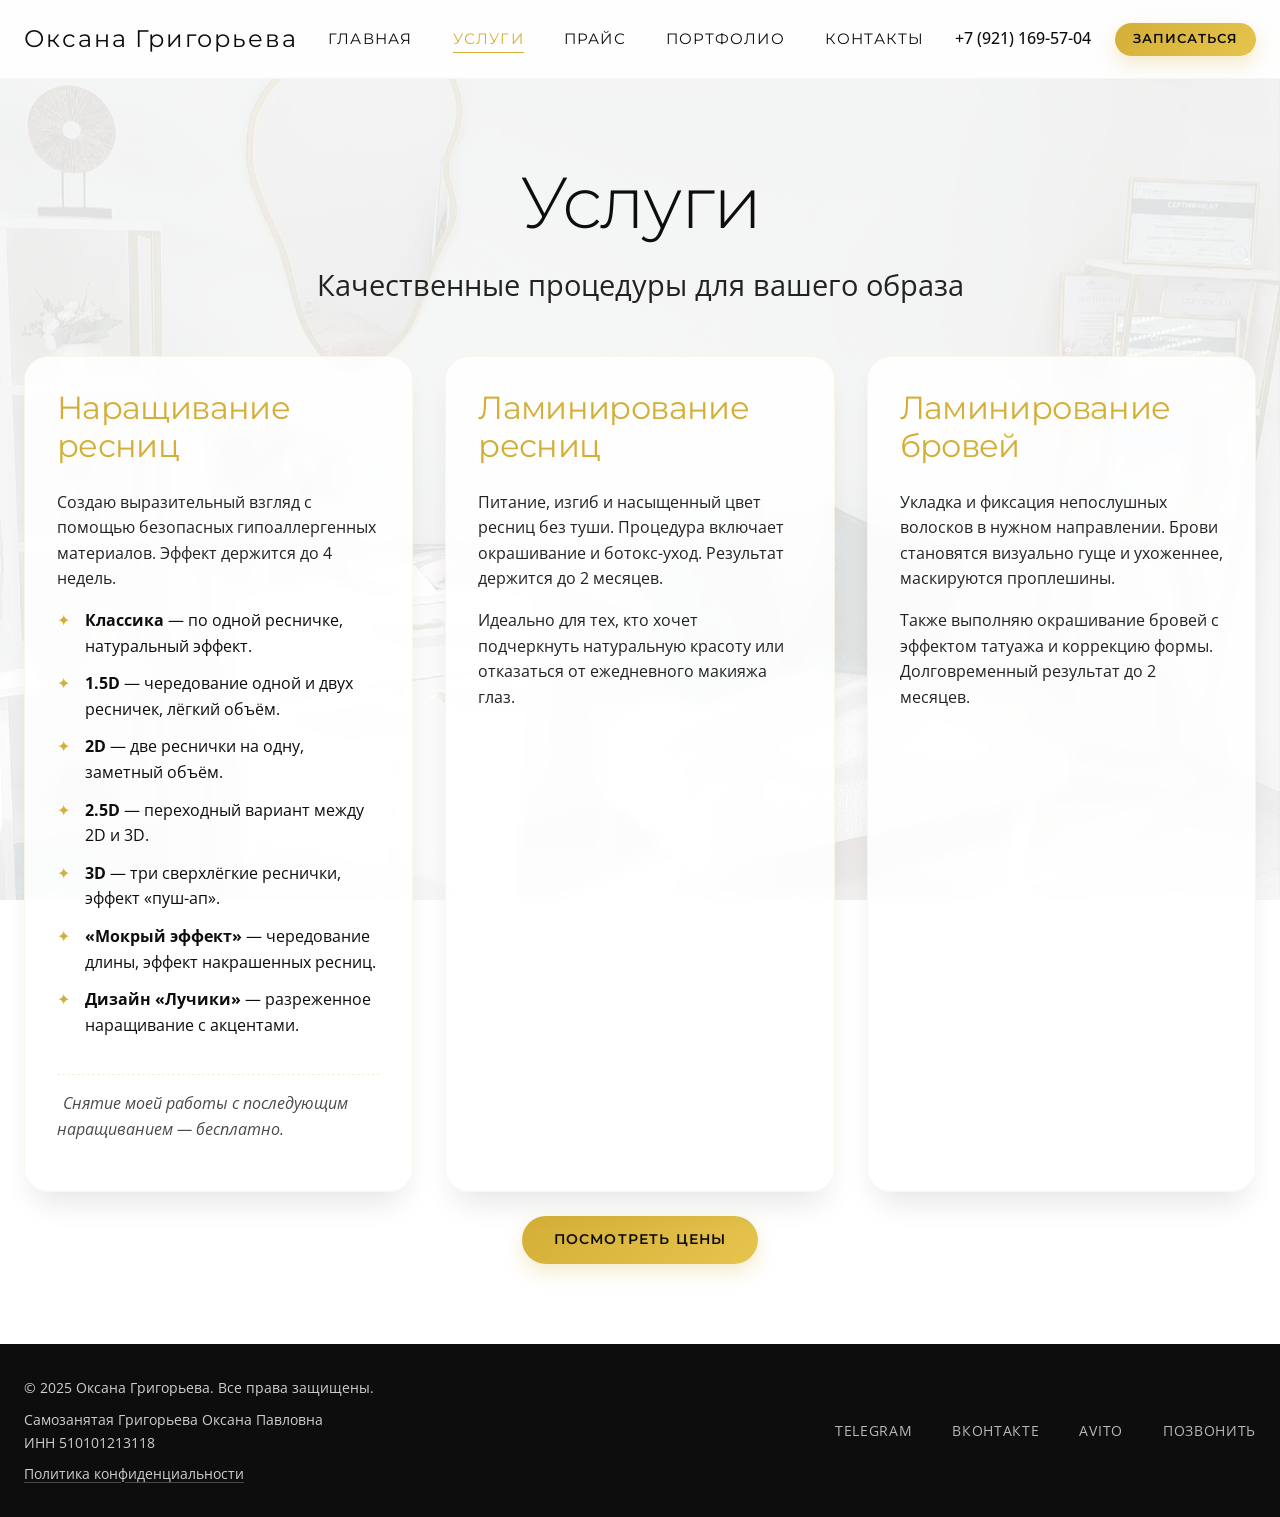
<file: services.html>
<!DOCTYPE html>
<html lang="ru">

<head>
    <meta charset="UTF-8">
    <meta name="viewport" content="width=device-width, initial-scale=1.0">
    <title>Услуги · Оксана Григорьева</title>
    <link rel="preconnect" href="https://fonts.googleapis.com">
    <link rel="preconnect" href="https://fonts.gstatic.com" crossorigin>
    <link
        href="https://fonts.googleapis.com/css2?family=Montserrat:wght@300;400;500;600&family=Open+Sans:wght@300;400;600&display=swap"
        rel="stylesheet">
    <link rel="stylesheet" href="css/common.css">
    <link rel="stylesheet" href="css/services.css">
</head>

<body>
    <header class="header">
        <div class="container header__container">
            <a href="index.html" class="logo">Оксана Григорьева</a>
            <nav class="nav">
                <ul class="nav__list">
                    <li><a href="index.html" class="nav__link">Главная</a></li>
                    <li><a href="services.html" class="nav__link active">Услуги</a></li>
                    <li><a href="price.html" class="nav__link">Прайс</a></li>
                    <li><a href="portfolio.html" class="nav__link">Портфолио</a></li>
                    <li><a href="contacts.html" class="nav__link">Контакты</a></li>
                </ul>
            </nav>
            <div class="header__contact">
                <a href="tel:+79211695704" class="header__phone">+7 (921) 169-57-04</a>
                <a href="https://www.avito.ru/apatity/predlozheniya_uslug/naraschivanie_resnits_laminirovanie_resnits_i_brovey_4321385695"
                    class="btn btn--gold btn--small" target="_blank">Записаться</a>
            </div>
            <button class="mobile-toggle" aria-label="Меню"><i class="fas fa-bars"></i></button>
        </div>
    </header>

    <main>
        <section class="page-header section" aria-labelledby="page-title">
            <div class="container">
                <h1 id="page-title" class="page-title">Услуги</h1>
                <p class="page-subtitle">Качественные процедуры для вашего образа</p>
            </div>
        </section>

        <section class="services-detail section bg-light">
            <div class="container">
                <div class="services-detail__grid">
                    <!-- Наращивание ресниц -->
                    <article class="service-block">
                        <h2>Наращивание ресниц</h2>
                        <p>Создаю выразительный взгляд с помощью безопасных гипоаллергенных материалов. Эффект держится
                            до 4 недель.</p>
                        <ul>
                            <li><strong>Классика</strong> — по одной ресничке, натуральный эффект.</li>
                            <li><strong>1.5D</strong> — чередование одной и двух ресничек, лёгкий объём.</li>
                            <li><strong>2D</strong> — две реснички на одну, заметный объём.</li>
                            <li><strong>2.5D</strong> — переходный вариант между 2D и 3D.</li>
                            <li><strong>3D</strong> — три сверхлёгкие реснички, эффект «пуш-ап».</li>
                            <li><strong>«Мокрый эффект»</strong> — чередование длины, эффект накрашенных ресниц.</li>
                            <li><strong>Дизайн «Лучики»</strong> — разреженное наращивание с акцентами.</li>
                        </ul>
                        <p class="service-note"><i class="fas fa-gift"></i> Снятие моей работы с последующим
                            наращиванием — бесплатно.</p>
                    </article>

                    <!-- Ламинирование ресниц -->
                    <article class="service-block">
                        <h2>Ламинирование ресниц</h2>
                        <p>Питание, изгиб и насыщенный цвет ресниц без туши. Процедура включает окрашивание и
                            ботокс-уход. Результат держится до 2 месяцев.</p>
                        <p>Идеально для тех, кто хочет подчеркнуть натуральную красоту или отказаться от ежедневного
                            макияжа глаз.</p>
                    </article>

                    <!-- Ламинирование бровей -->
                    <article class="service-block">
                        <h2>Ламинирование бровей</h2>
                        <p>Укладка и фиксация непослушных волосков в нужном направлении. Брови становятся визуально гуще
                            и ухоженнее, маскируются проплешины.</p>
                        <p>Также выполняю окрашивание бровей с эффектом татуажа и коррекцию формы. Долговременный
                            результат до 2 месяцев.</p>
                    </article>
                </div>
                <div class="text-center">
                    <a href="price.html" class="btn btn--gold">Посмотреть цены</a>
                </div>
            </div>
        </section>
    </main>

    <footer class="footer">
        <div class="container footer__container">
            <div class="footer__legal">
                <p>© 2025 Оксана Григорьева. Все права защищены.</p>
                <p class="footer__inn">Самозанятая Григорьева Оксана Павловна<br>ИНН 510101213118</p>
                <p><a href="privacy.html" class="footer__privacy-link">Политика конфиденциальности</a></p>
            </div>
            <div class="footer__links">
                <a href="https://t.me/grigosha2607" target="_blank"><i class="fab fa-telegram"></i> Telegram</a>
                <a href="https://vk.com/grigosha2607" target="_blank"><i class="fab fa-vk"></i> ВКонтакте</a>
                <a href="https://www.avito.ru/apatity/predlozheniya_uslug/naraschivanie_resnits_laminirovanie_resnits_i_brovey_4321385695"
                    target="_blank"><i class="fas fa-store"></i> Avito</a>
                <a href="tel:+79211695704"><i class="fas fa-phone-alt"></i> Позвонить</a>
            </div>
        </div>
    </footer>

    <script>
        const toggleBtn = document.querySelector('.mobile-toggle');
        const nav = document.querySelector('.nav');
        if (toggleBtn) {
            toggleBtn.addEventListener('click', () => {
                nav.classList.toggle('active');
            });
        }
    </script>
    <script src="js/main.js"></script>
</body>

</html>
</file>
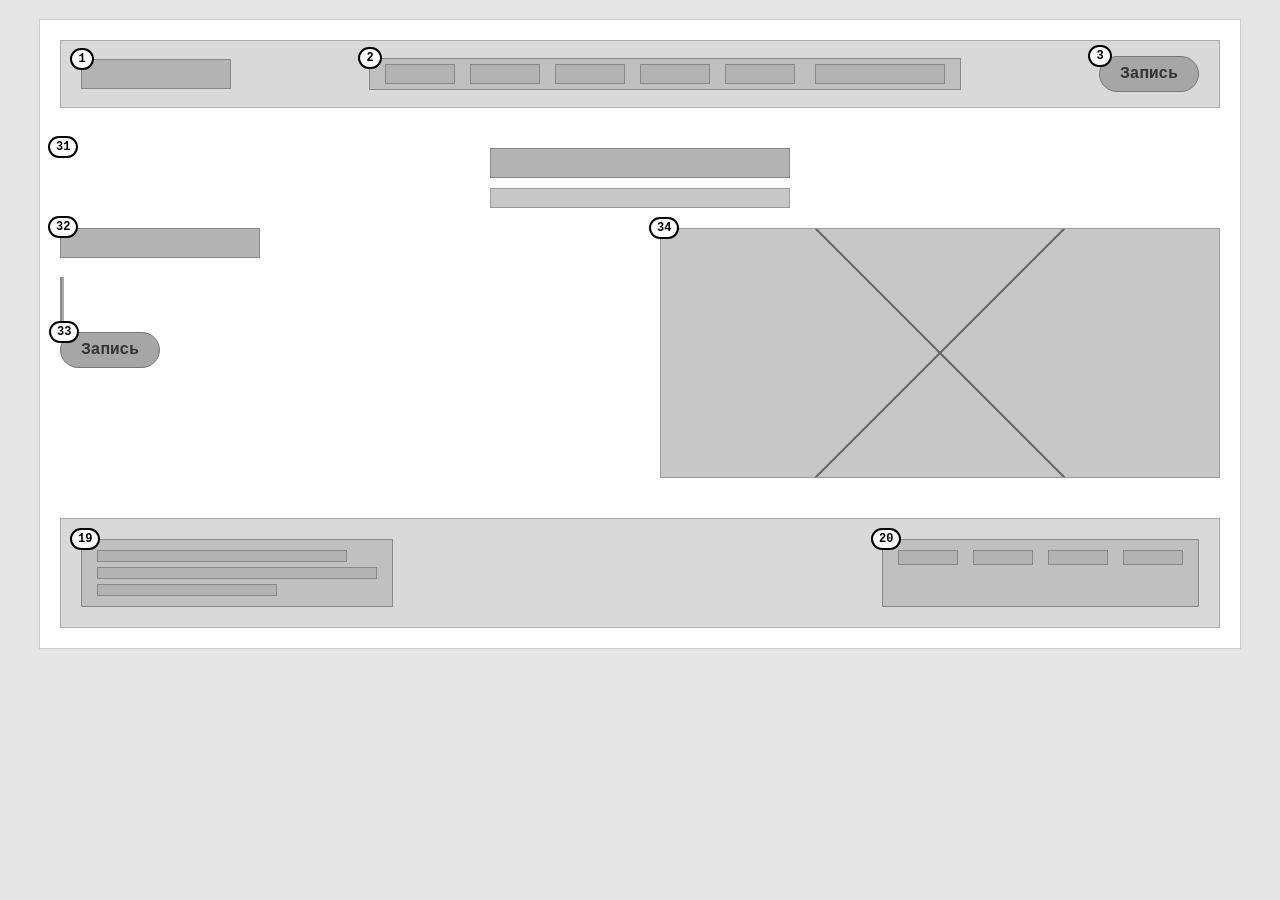
<file: wireframes/contacts-wireframe.html>
<!DOCTYPE html>
<html lang="ru">
<head>
  <meta charset="UTF-8">
  <title>Wireframe — Контакты</title>
  <link rel="stylesheet" href="wireframe.css">
</head>
<body>
<div class="wf-container">
  <!-- Header -->
  <div class="wf-header">
    <div class="wf-logo wf-label"><span class="wf-label-num">1</span></div>
    <div class="wf-nav-block wf-label"><span class="wf-label-num">2</span><div class="wf-nav-items"><div class="wf-nav-item"></div><div class="wf-nav-item"></div><div class="wf-nav-item"></div><div class="wf-nav-item"></div><div class="wf-nav-item"></div></div><div class="wf-phone"></div></div>
    <div class="wf-btn wf-label"><span class="wf-label-num">3</span>Запись</div>
  </div>

  <!-- Page Header -->
  <div style="text-align: center; margin: 40px 0 20px;" class="wf-label">
    <span class="wf-label-num">31</span>
    <div class="wf-section-title" style="margin-bottom: 10px;"></div>
    <div style="width: 300px; height: 20px; background: #c7c7c7; border: 1px solid #999; margin: 0 auto;"></div>
  </div>

  <!-- Контакты -->
  <div class="wf-contact-row wf-label">
    <span class="wf-label-num">32</span>
    <div>
      <div style="width: 200px; height: 30px; background: #b3b3b3; border: 1px solid #888; margin-bottom: 20px;"></div>
      <p><span class="wf-icon"></span><span class="wf-text-line"></span></p>
      <p><span class="wf-icon"></span><span class="wf-text-line"></span></p>
      <p><span class="wf-icon"></span><span class="wf-text-line"></span></p>
      <div class="wf-btn wf-label"><span class="wf-label-num">33</span>Запись</div>
    </div>
    <div class="wf-map-placeholder wf-label">
      <span class="wf-label-num">34</span>
      <div class="wf-image-strikethrough" style="width: 100%; height: 100%;"></div>
    </div>
  </div>

  <!-- Footer -->
  <div class="wf-footer">
    <div class="wf-footer-legal-block wf-label"><span class="wf-label-num">19</span><div class="wf-footer-text"></div><div class="wf-footer-inn"></div><div class="wf-footer-privacy"></div></div>
    <div class="wf-footer-links-block wf-label"><span class="wf-label-num">20</span><div class="wf-footer-link"></div><div class="wf-footer-link"></div><div class="wf-footer-link"></div><div class="wf-footer-link"></div></div>
  </div>
</div>
</body>
</html>
</file>
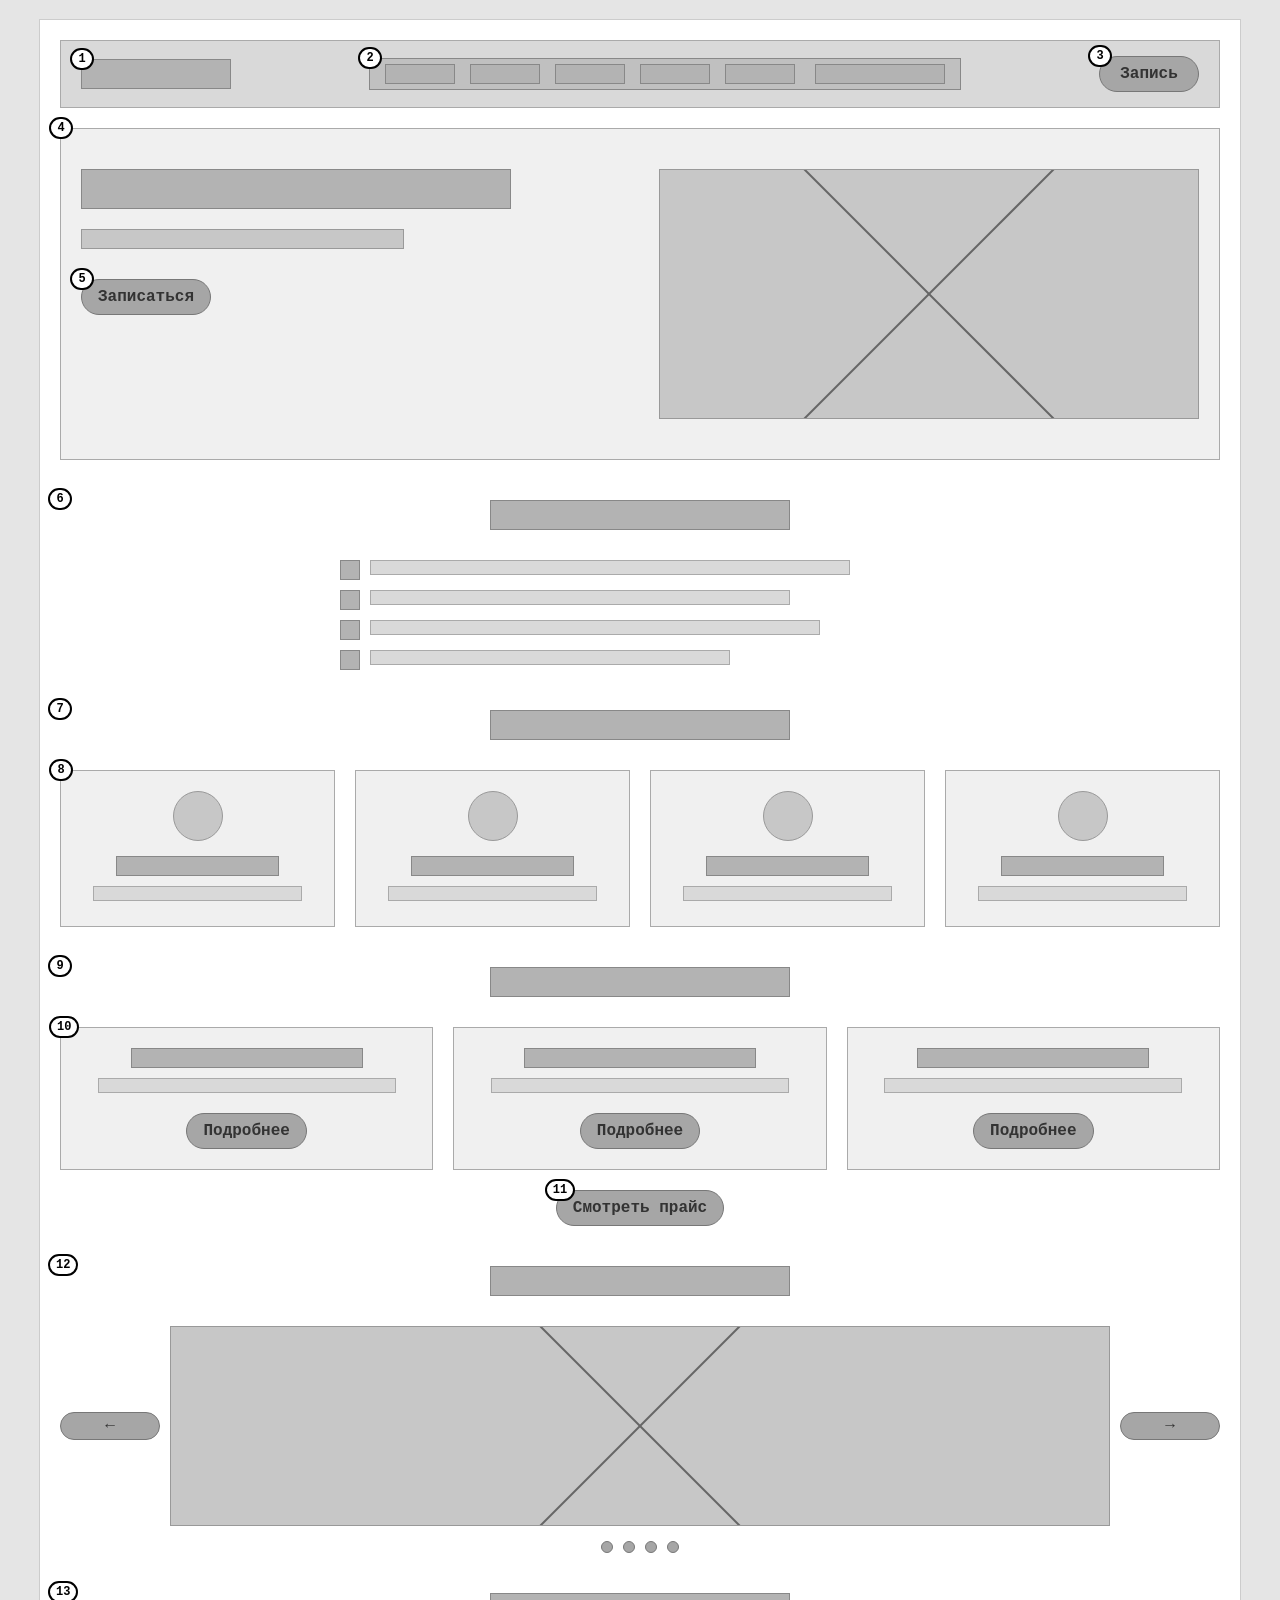
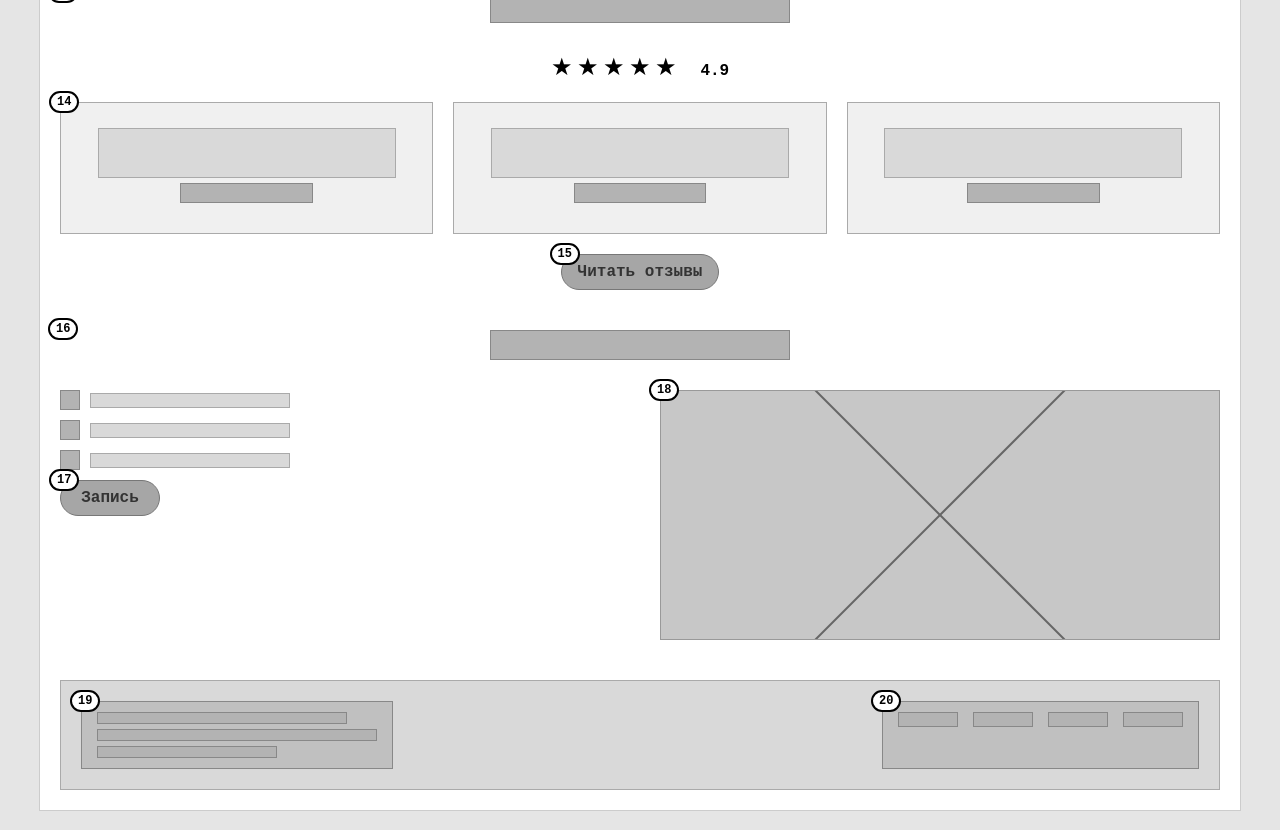
<file: wireframes/index-wireframe.html>
<!DOCTYPE html>
<html lang="ru">
<head>
  <meta charset="UTF-8">
  <meta name="viewport" content="width=device-width, initial-scale=1.0">
  <title>Wireframe — Главная</title>
  <link rel="stylesheet" href="wireframe.css">
</head>
<body>
<div class="wf-container">
  <!-- Header -->
  <div class="wf-header">
    <div class="wf-logo wf-label"><span class="wf-label-num">1</span></div>
    <div class="wf-nav-block wf-label">
      <span class="wf-label-num">2</span>
      <div class="wf-nav-items">
        <div class="wf-nav-item"></div>
        <div class="wf-nav-item"></div>
        <div class="wf-nav-item"></div>
        <div class="wf-nav-item"></div>
        <div class="wf-nav-item"></div>
      </div>
      <div class="wf-phone"></div>
    </div>
    <div class="wf-btn wf-label"><span class="wf-label-num">3</span>Запись</div>
  </div>

  <!-- Hero -->
  <div class="wf-hero wf-label">
    <span class="wf-label-num">4</span>
    <div class="wf-hero-content">
      <div class="wf-hero-title"></div>
      <div class="wf-hero-subtitle"></div>
      <div class="wf-btn wf-label"><span class="wf-label-num">5</span>Записаться</div>
    </div>
    <div class="wf-hero-image">
      <div class="wf-image-strikethrough"></div>
    </div>
  </div>

  <!-- О мастере -->
  <section style="margin-bottom: 40px;" class="wf-label">
    <span class="wf-label-num">6</span>
    <div class="wf-section-title"></div>
    <div style="max-width: 600px; margin: 0 auto;">
      <div style="display: flex; gap: 10px; margin-bottom: 10px;"><span class="wf-icon"></span><span class="wf-text-line" style="width: 80%;"></span></div>
      <div style="display: flex; gap: 10px; margin-bottom: 10px;"><span class="wf-icon"></span><span class="wf-text-line" style="width: 70%;"></span></div>
      <div style="display: flex; gap: 10px; margin-bottom: 10px;"><span class="wf-icon"></span><span class="wf-text-line" style="width: 75%;"></span></div>
      <div style="display: flex; gap: 10px; margin-bottom: 10px;"><span class="wf-icon"></span><span class="wf-text-line" style="width: 60%;"></span></div>
    </div>
  </section>

  <!-- Преимущества -->
  <section style="margin-bottom: 40px;" class="wf-label">
    <span class="wf-label-num">7</span>
    <div class="wf-section-title"></div>
    <div class="wf-grid wf-grid-4">
      <div class="wf-card wf-label">
        <span class="wf-label-num">8</span>
        <div class="wf-card-icon"></div>
        <div class="wf-card-title"></div>
        <div class="wf-card-text"></div>
      </div>
      <div class="wf-card"><div class="wf-card-icon"></div><div class="wf-card-title"></div><div class="wf-card-text"></div></div>
      <div class="wf-card"><div class="wf-card-icon"></div><div class="wf-card-title"></div><div class="wf-card-text"></div></div>
      <div class="wf-card"><div class="wf-card-icon"></div><div class="wf-card-title"></div><div class="wf-card-text"></div></div>
    </div>
  </section>

  <!-- Услуги кратко -->
  <section style="margin-bottom: 40px;" class="wf-label">
    <span class="wf-label-num">9</span>
    <div class="wf-section-title"></div>
    <div class="wf-grid wf-grid-3">
      <div class="wf-card wf-label">
        <span class="wf-label-num">10</span>
        <div class="wf-card-title"></div>
        <div class="wf-card-text"></div>
        <div class="wf-btn" style="margin-top: 15px;">Подробнее</div>
      </div>
      <div class="wf-card"><div class="wf-card-title"></div><div class="wf-card-text"></div><div class="wf-btn" style="margin-top: 15px;">Подробнее</div></div>
      <div class="wf-card"><div class="wf-card-title"></div><div class="wf-card-text"></div><div class="wf-btn" style="margin-top: 15px;">Подробнее</div></div>
    </div>
    <div style="text-align: center; margin-top: 20px;"><span class="wf-btn wf-label"><span class="wf-label-num">11</span>Смотреть прайс</span></div>
  </section>

  <!-- Портфолио (карусель) -->
  <section style="margin-bottom: 40px;" class="wf-label">
    <span class="wf-label-num">12</span>
    <div class="wf-section-title"></div>
    <div class="wf-carousel">
      <span class="wf-btn" style="padding: 4px 10px;">←</span>
      <div class="wf-carousel-viewport">
        <div class="wf-image-strikethrough" style="width: 100%; height: 100%;"></div>
      </div>
      <span class="wf-btn" style="padding: 4px 10px;">→</span>
    </div>
    <div class="wf-carousel-dots">
      <span class="wf-dot"></span><span class="wf-dot"></span><span class="wf-dot"></span><span class="wf-dot"></span>
    </div>
  </section>

  <!-- Отзывы -->
  <section style="margin-bottom: 40px;" class="wf-label">
    <span class="wf-label-num">13</span>
    <div class="wf-section-title"></div>
    <div style="text-align: center; margin-bottom: 20px;">
      <span style="font-size: 24px; letter-spacing: 4px;">★★★★★</span>
      <span style="font-weight: bold; margin-left: 10px;">4.9</span>
    </div>
    <div class="wf-grid wf-grid-3">
      <div class="wf-card wf-label">
        <span class="wf-label-num">14</span>
        <div class="wf-card-text" style="height: 50px;"></div>
        <div class="wf-card-title" style="width: 40%;"></div>
      </div>
      <div class="wf-card"><div class="wf-card-text" style="height: 50px;"></div><div class="wf-card-title" style="width: 40%;"></div></div>
      <div class="wf-card"><div class="wf-card-text" style="height: 50px;"></div><div class="wf-card-title" style="width: 40%;"></div></div>
    </div>
    <div style="text-align: center; margin-top: 20px;"><span class="wf-btn wf-label"><span class="wf-label-num">15</span>Читать отзывы</span></div>
  </section>

  <!-- Контакты -->
  <section style="margin-bottom: 40px;" class="wf-label">
    <span class="wf-label-num">16</span>
    <div class="wf-section-title"></div>
    <div class="wf-contact-row">
      <div class="wf-contact-details">
        <p><span class="wf-icon"></span><span class="wf-text-line"></span></p>
        <p><span class="wf-icon"></span><span class="wf-text-line"></span></p>
        <p><span class="wf-icon"></span><span class="wf-text-line"></span></p>
        <div class="wf-btn wf-label"><span class="wf-label-num">17</span>Запись</div>
      </div>
      <div class="wf-map-placeholder wf-label">
        <span class="wf-label-num">18</span>
        <div class="wf-image-strikethrough" style="width: 100%; height: 100%;"></div>
      </div>
    </div>
  </section>

  <!-- Footer -->
  <div class="wf-footer">
    <div class="wf-footer-legal-block wf-label">
      <span class="wf-label-num">19</span>
      <div class="wf-footer-text"></div>
      <div class="wf-footer-inn"></div>
      <div class="wf-footer-privacy"></div>
    </div>
    <div class="wf-footer-links-block wf-label">
      <span class="wf-label-num">20</span>
      <div class="wf-footer-link"></div>
      <div class="wf-footer-link"></div>
      <div class="wf-footer-link"></div>
      <div class="wf-footer-link"></div>
    </div>
  </div>
</div>
</body>
</html>
</file>
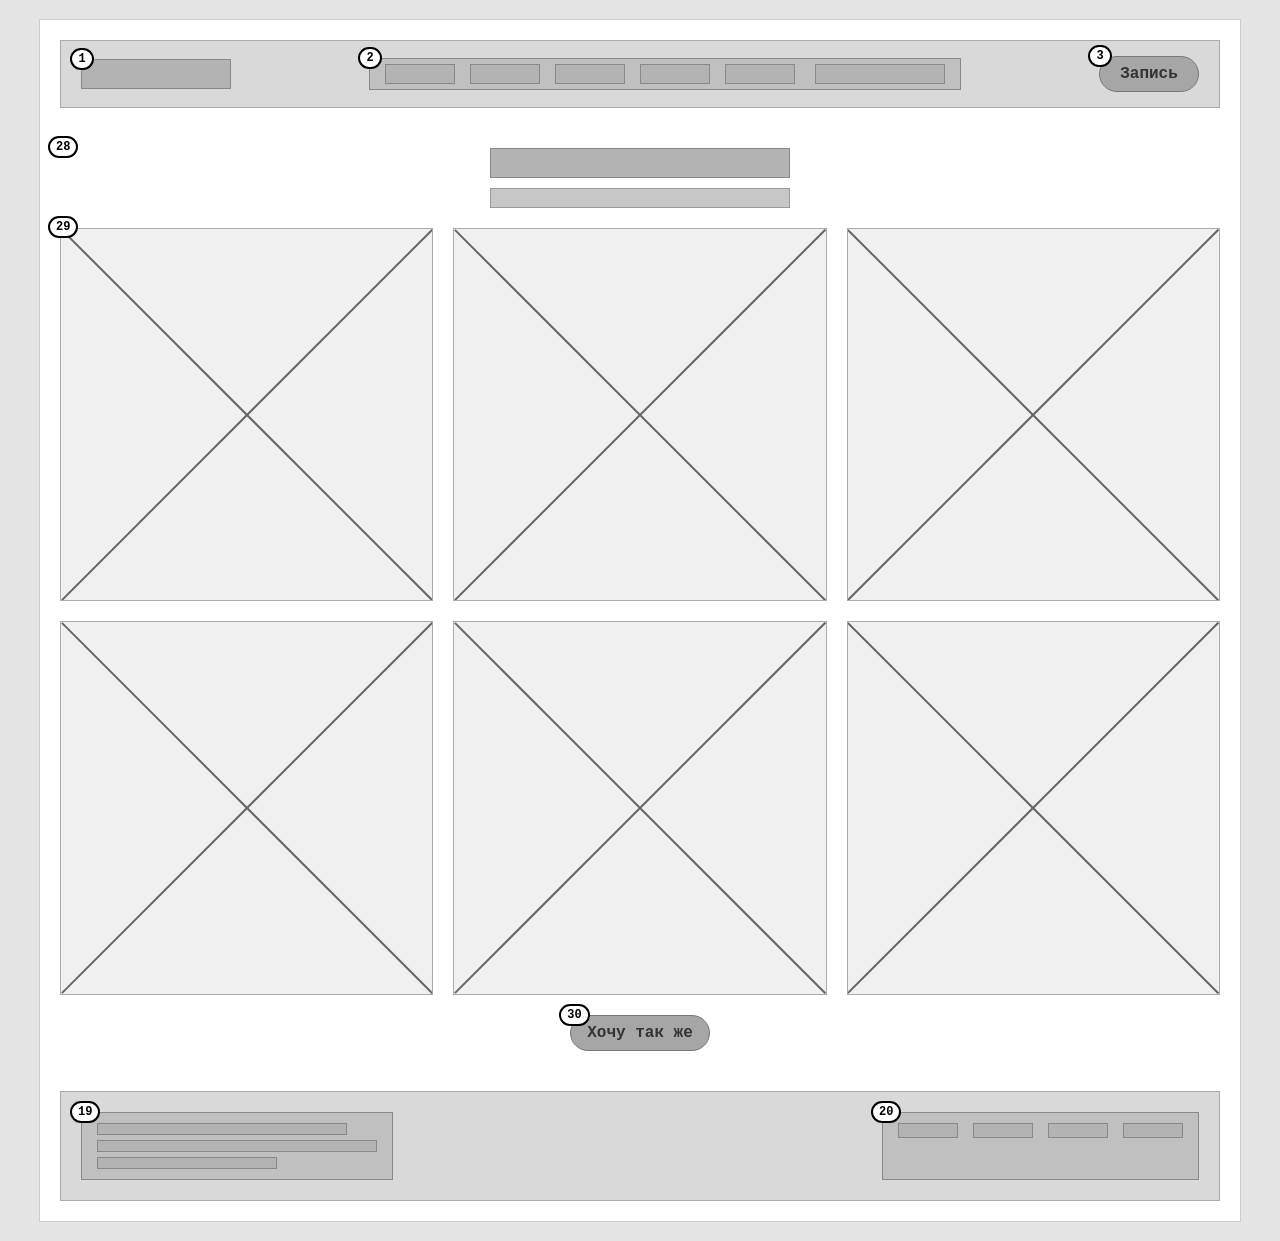
<file: wireframes/portfolio-wireframe.html>
<!DOCTYPE html>
<html lang="ru">
<head>
  <meta charset="UTF-8">
  <title>Wireframe — Портфолио</title>
  <link rel="stylesheet" href="wireframe.css">
</head>
<body>
<div class="wf-container">
  <!-- Header -->
  <div class="wf-header">
    <div class="wf-logo wf-label"><span class="wf-label-num">1</span></div>
    <div class="wf-nav-block wf-label"><span class="wf-label-num">2</span><div class="wf-nav-items"><div class="wf-nav-item"></div><div class="wf-nav-item"></div><div class="wf-nav-item"></div><div class="wf-nav-item"></div><div class="wf-nav-item"></div></div><div class="wf-phone"></div></div>
    <div class="wf-btn wf-label"><span class="wf-label-num">3</span>Запись</div>
  </div>

  <!-- Page Header -->
  <div style="text-align: center; margin: 40px 0 20px;" class="wf-label">
    <span class="wf-label-num">28</span>
    <div class="wf-section-title" style="margin-bottom: 10px;"></div>
    <div style="width: 300px; height: 20px; background: #c7c7c7; border: 1px solid #999; margin: 0 auto;"></div>
  </div>

  <!-- Галерея -->
  <div class="wf-grid wf-grid-3 wf-label">
    <span class="wf-label-num">29</span>
    <div class="wf-card" style="padding: 0; aspect-ratio: 1/1;"><div class="wf-image-strikethrough" style="width: 100%; height: 100%;"></div></div>
    <div class="wf-card" style="padding: 0; aspect-ratio: 1/1;"><div class="wf-image-strikethrough" style="width: 100%; height: 100%;"></div></div>
    <div class="wf-card" style="padding: 0; aspect-ratio: 1/1;"><div class="wf-image-strikethrough" style="width: 100%; height: 100%;"></div></div>
    <div class="wf-card" style="padding: 0; aspect-ratio: 1/1;"><div class="wf-image-strikethrough" style="width: 100%; height: 100%;"></div></div>
    <div class="wf-card" style="padding: 0; aspect-ratio: 1/1;"><div class="wf-image-strikethrough" style="width: 100%; height: 100%;"></div></div>
    <div class="wf-card" style="padding: 0; aspect-ratio: 1/1;"><div class="wf-image-strikethrough" style="width: 100%; height: 100%;"></div></div>
  </div>

  <div style="text-align: center; margin-top: 20px;">
    <span class="wf-btn wf-label"><span class="wf-label-num">30</span>Хочу так же</span>
  </div>

  <!-- Footer -->
  <div class="wf-footer">
    <div class="wf-footer-legal-block wf-label"><span class="wf-label-num">19</span><div class="wf-footer-text"></div><div class="wf-footer-inn"></div><div class="wf-footer-privacy"></div></div>
    <div class="wf-footer-links-block wf-label"><span class="wf-label-num">20</span><div class="wf-footer-link"></div><div class="wf-footer-link"></div><div class="wf-footer-link"></div><div class="wf-footer-link"></div></div>
  </div>
</div>
</body>
</html>
</file>
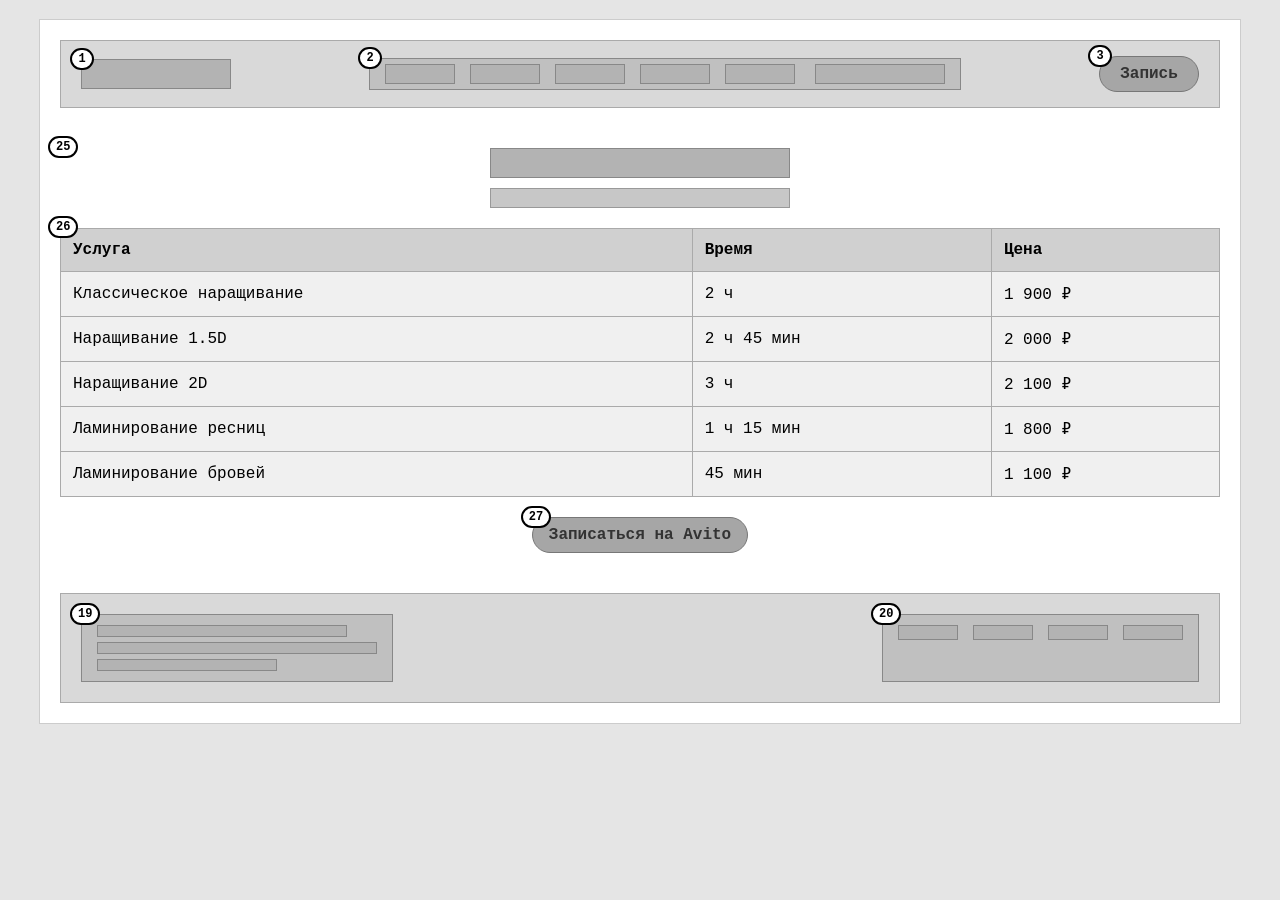
<file: wireframes/price-wireframe.html>
<!DOCTYPE html>
<html lang="ru">
<head>
  <meta charset="UTF-8">
  <title>Wireframe — Прайс</title>
  <link rel="stylesheet" href="wireframe.css">
</head>
<body>
<div class="wf-container">
  <!-- Header -->
  <div class="wf-header">
    <div class="wf-logo wf-label"><span class="wf-label-num">1</span></div>
    <div class="wf-nav-block wf-label"><span class="wf-label-num">2</span><div class="wf-nav-items"><div class="wf-nav-item"></div><div class="wf-nav-item"></div><div class="wf-nav-item"></div><div class="wf-nav-item"></div><div class="wf-nav-item"></div></div><div class="wf-phone"></div></div>
    <div class="wf-btn wf-label"><span class="wf-label-num">3</span>Запись</div>
  </div>

  <!-- Page Header -->
  <div style="text-align: center; margin: 40px 0 20px;" class="wf-label">
    <span class="wf-label-num">25</span>
    <div class="wf-section-title" style="margin-bottom: 10px;"></div>
    <div style="width: 300px; height: 20px; background: #c7c7c7; border: 1px solid #999; margin: 0 auto;"></div>
  </div>

  <!-- Таблица -->
  <div class="wf-label">
    <span class="wf-label-num">26</span>
    <table class="wf-table">
      <thead><tr><th>Услуга</th><th>Время</th><th>Цена</th></tr></thead>
      <tbody>
        <tr><td>Классическое наращивание</td><td>2 ч</td><td>1 900 ₽</td></tr>
        <tr><td>Наращивание 1.5D</td><td>2 ч 45 мин</td><td>2 000 ₽</td></tr>
        <tr><td>Наращивание 2D</td><td>3 ч</td><td>2 100 ₽</td></tr>
        <tr><td>Ламинирование ресниц</td><td>1 ч 15 мин</td><td>1 800 ₽</td></tr>
        <tr><td>Ламинирование бровей</td><td>45 мин</td><td>1 100 ₽</td></tr>
      </tbody>
    </table>
  </div>

  <div style="text-align: center; margin-top: 20px;">
    <span class="wf-btn wf-label"><span class="wf-label-num">27</span>Записаться на Avito</span>
  </div>

  <!-- Footer -->
  <div class="wf-footer">
    <div class="wf-footer-legal-block wf-label"><span class="wf-label-num">19</span><div class="wf-footer-text"></div><div class="wf-footer-inn"></div><div class="wf-footer-privacy"></div></div>
    <div class="wf-footer-links-block wf-label"><span class="wf-label-num">20</span><div class="wf-footer-link"></div><div class="wf-footer-link"></div><div class="wf-footer-link"></div><div class="wf-footer-link"></div></div>
  </div>
</div>
</body>
</html>
</file>
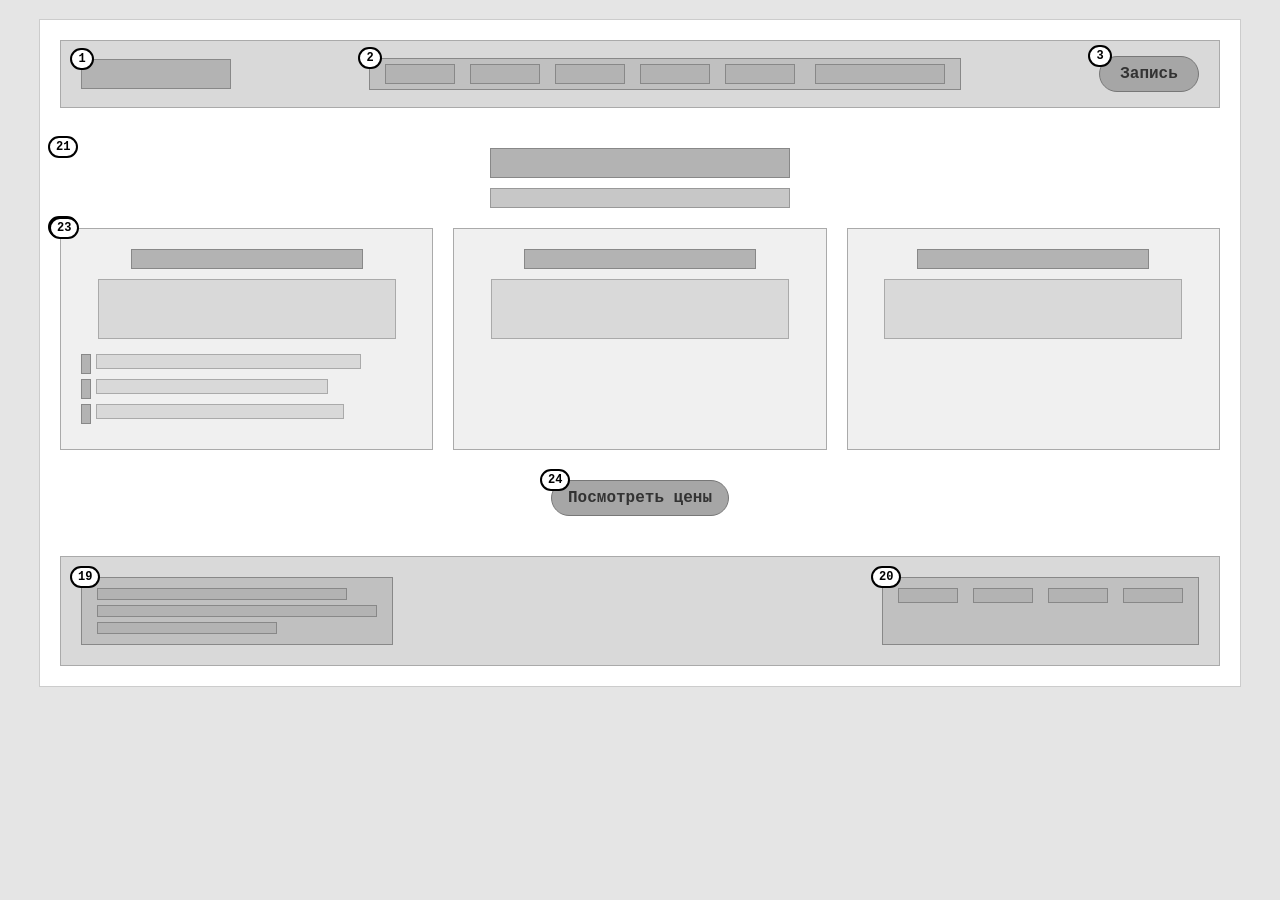
<file: wireframes/services-wireframe.html>
<!DOCTYPE html>
<html lang="ru">
<head>
  <meta charset="UTF-8">
  <title>Wireframe — Услуги</title>
  <link rel="stylesheet" href="wireframe.css">
</head>
<body>
<div class="wf-container">
  <!-- Header (как на главной) -->
  <div class="wf-header">
    <div class="wf-logo wf-label"><span class="wf-label-num">1</span></div>
    <div class="wf-nav-block wf-label"><span class="wf-label-num">2</span><div class="wf-nav-items"><div class="wf-nav-item"></div><div class="wf-nav-item"></div><div class="wf-nav-item"></div><div class="wf-nav-item"></div><div class="wf-nav-item"></div></div><div class="wf-phone"></div></div>
    <div class="wf-btn wf-label"><span class="wf-label-num">3</span>Запись</div>
  </div>

  <!-- Page Header -->
  <div style="text-align: center; margin: 40px 0 20px;" class="wf-label">
    <span class="wf-label-num">21</span>
    <div class="wf-section-title" style="margin-bottom: 10px;"></div>
    <div style="width: 300px; height: 20px; background: #c7c7c7; border: 1px solid #999; margin: 0 auto;"></div>
  </div>

  <!-- Три блока услуг -->
  <div class="wf-grid wf-grid-3 wf-label">
    <span class="wf-label-num">22</span>
    <div class="wf-card wf-label">
      <span class="wf-label-num">23</span>
      <div class="wf-card-title"></div>
      <div class="wf-card-text" style="height: 60px;"></div>
      <div style="text-align: left; margin-top: 15px;">
        <div style="display: flex; gap: 5px; margin-bottom: 5px;"><span class="wf-icon" style="width: 10px;"></span><span class="wf-text-line" style="width: 80%;"></span></div>
        <div style="display: flex; gap: 5px; margin-bottom: 5px;"><span class="wf-icon" style="width: 10px;"></span><span class="wf-text-line" style="width: 70%;"></span></div>
        <div style="display: flex; gap: 5px; margin-bottom: 5px;"><span class="wf-icon" style="width: 10px;"></span><span class="wf-text-line" style="width: 75%;"></span></div>
      </div>
    </div>
    <div class="wf-card"><div class="wf-card-title"></div><div class="wf-card-text" style="height: 60px;"></div></div>
    <div class="wf-card"><div class="wf-card-title"></div><div class="wf-card-text" style="height: 60px;"></div></div>
  </div>

  <div style="text-align: center; margin-top: 30px;">
    <span class="wf-btn wf-label"><span class="wf-label-num">24</span>Посмотреть цены</span>
  </div>

  <!-- Footer (как на главной) -->
  <div class="wf-footer">
    <div class="wf-footer-legal-block wf-label"><span class="wf-label-num">19</span><div class="wf-footer-text"></div><div class="wf-footer-inn"></div><div class="wf-footer-privacy"></div></div>
    <div class="wf-footer-links-block wf-label"><span class="wf-label-num">20</span><div class="wf-footer-link"></div><div class="wf-footer-link"></div><div class="wf-footer-link"></div><div class="wf-footer-link"></div></div>
  </div>
</div>
</body>
</html>
</file>
<file: css/common.css>
/* ===== RESET & ПЕРЕМЕННЫЕ ===== */
* {
  margin: 0;
  padding: 0;
  box-sizing: border-box;
}

:root {
  --white: #FFFFFF;
  --black: #0D0D0D;
  --gold: #D4AF37;
  --gold-light: #E8C84A;
  --beige: #FFF5E6;
  --beige-dark: #FFEEDB;
  --gray-light: #F9F9F9;
  --gray: #4A4A4A;
  --gray-dark: #222222;
  --font-heading: 'Montserrat', sans-serif;
  --font-body: 'Open Sans', sans-serif;
  --transition: 0.35s cubic-bezier(0.25, 0.46, 0.45, 0.94);
  --shadow-sm: 0 10px 25px -5px rgba(0,0,0,0.08), 0 8px 10px -6px rgba(0,0,0,0.05);
  --shadow-md: 0 20px 30px -10px rgba(0,0,0,0.1);
  --shadow-lg: 0 30px 40px -15px rgba(0,0,0,0.12);
  --border-radius: 24px;
  --border-radius-sm: 16px;
  --container-padding: 24px;
}

/* ===== ФИКСИРОВАННЫЙ ФОН СТУДИИ ===== */
body {
  position: relative;
  display: flex;
  flex-direction: column;
  min-height: 100vh;
  font-family: var(--font-body);
  color: var(--black);
  line-height: 1.6;
  font-weight: 400;
  -webkit-font-smoothing: antialiased;
  background: none;
}

body::before {
  content: '';
  position: fixed;
  top: 0;
  left: 0;
  width: 100%;
  height: 100%;
  background-image: url('../images/background/studio-bg.jpg');
  background-size: cover;
  background-position: center 30%;
  background-repeat: no-repeat;
  background-attachment: fixed;
  z-index: -2;
}

body::after {
  content: '';
  position: fixed;
  top: 0;
  left: 0;
  width: 100%;
  height: 100%;
  background: rgba(255, 255, 255, 0.88);
  z-index: -1;
}

main {
  flex: 1;
}

.container {
  max-width: 1280px;
  margin-inline: auto;
  padding-inline: var(--container-padding);
}

h1, h2, h3 {
  font-family: var(--font-heading);
  font-weight: 400;
  letter-spacing: -0.02em;
  line-height: 1.2;
}

a {
  text-decoration: none;
  color: inherit;
  transition: var(--transition);
}
a:hover { color: var(--gold); }

img {
  max-width: 100%;
  height: auto;
  display: block;
}

ul, ol { list-style: none; }

/* ===== УТИЛИТЫ ===== */
.section { padding-block: clamp(2.5rem, 8vw, 5rem); }

.section-title {
  font-size: clamp(2rem, 6vw, 2.5rem);
  margin-bottom: 3rem;
  text-align: center;
  font-weight: 300;
  position: relative;
}
.section-title::after {
  content: '✦';
  display: block;
  font-size: 1.2rem;
  color: var(--gold);
  margin-top: 0.75rem;
  opacity: 0.8;
}

.text-center { text-align: center; margin-top: 2rem; }

/* ===== КНОПКИ ===== */
.btn {
  display: inline-flex;
  align-items: center;
  justify-content: center;
  gap: 0.5rem;
  font-family: var(--font-heading);
  font-weight: 600;
  font-size: 0.9rem;
  letter-spacing: 0.08em;
  text-transform: uppercase;
  padding: 0.9em 2.2em;
  border-radius: 50px;
  transition: var(--transition);
  cursor: pointer;
  border: none;
  background: none;
  box-shadow: var(--shadow-sm);
}
.btn--gold {
  background: linear-gradient(135deg, var(--gold) 0%, #e6c44d 100%);
  color: var(--black);
  box-shadow: 0 8px 20px rgba(212,175,55,0.25);
}
.btn--gold:hover {
  transform: translateY(-3px);
  box-shadow: 0 16px 30px rgba(212,175,55,0.35);
  background: linear-gradient(135deg, #e6c44d 0%, var(--gold) 100%);
}
.btn--outline {
  background: transparent;
  border: 1px solid var(--black);
  color: var(--black);
  font-weight: 500;
}
.btn--outline:hover {
  background: var(--black);
  color: var(--white);
  transform: translateY(-2px);
  box-shadow: var(--shadow-md);
}
.btn--small { padding: 0.5em 1.4em; font-size: 0.8rem; }
.btn--large { padding: 1.2em 3em; font-size: 1rem; }
.btn:disabled { opacity: 0.4; pointer-events: none; }

/* ===== HEADER ===== */
.header {
  padding-block: 1.25rem;
  border-bottom: 1px solid rgba(0,0,0,0.03);
  background: rgba(255,255,255,0.9);
  backdrop-filter: blur(8px);
  position: sticky;
  top: 0;
  z-index: 100;
}
.header__container {
  display: flex;
  align-items: center;
  justify-content: space-between;
  gap: 1.5rem;
}
.logo {
  font-family: var(--font-heading);
  font-size: 1.5rem;
  letter-spacing: 0.08em;
}
.nav__list { display: flex; gap: 2.5rem; }
.nav__link {
  font-family: var(--font-heading);
  font-size: 0.95rem;
  text-transform: uppercase;
  letter-spacing: 0.08em;
  padding-bottom: 4px;
  border-bottom: 1px solid transparent;
}
.nav__link:hover,
.nav__link.active {
  border-bottom-color: var(--gold);
  color: var(--gold);
}
.header__contact {
  display: flex;
  align-items: center;
  gap: 1.5rem;
}
.header__phone { font-weight: 500; }
.mobile-toggle {
  display: none;
  background: none;
  border: none;
  font-size: 1.8rem;
  color: var(--black);
  cursor: pointer;
}

/* ===== ПОДВАЛ ===== */
.footer {
  background: var(--black);
  color: var(--white);
  padding-block: 2rem;
  font-size: 0.9rem;
}
.footer__container {
  display: flex;
  justify-content: space-between;
  align-items: center;
  flex-wrap: wrap;
  gap: 2rem;
}
.footer__legal { opacity: 0.8; }
.footer__inn { margin-block: 0.5rem; }
.footer__privacy-link {
  text-decoration: underline;
  text-underline-offset: 3px;
  text-decoration-color: rgba(255,255,255,0.3);
}
.footer__privacy-link:hover { text-decoration-color: var(--gold); }
.footer__links { display: flex; gap: 2rem; }
.footer__links a {
  display: inline-flex;
  align-items: center;
  gap: 0.5rem;
  opacity: 0.7;
  text-transform: uppercase;
  letter-spacing: 0.05em;
  font-size: 0.85rem;
}
.footer__links a:hover { opacity: 1; color: var(--gold); }

/* ===== ЗАГОЛОВКИ СТРАНИЦ ===== */
.page-header {
  text-align: center !important;
  background: transparent !important;
  backdrop-filter: none !important;
}
.page-title {
  font-size: clamp(3rem, 10vw, 4.5rem);
  font-weight: 300;
  margin-bottom: 1rem;
  text-align: center !important;
}
.page-subtitle {
  font-size: clamp(1.4rem, 4vw, 1.8rem);
  color: var(--gray-dark);
  text-align: center !important;
  margin-bottom: 1.5rem;
}

/* ===== АДАПТИВНОСТЬ (ОБЩАЯ) ===== */
@media (max-width: 1024px) {
  .features__grid { grid-template-columns: repeat(2, 1fr); }
  .services-preview__grid { grid-template-columns: repeat(2, 1fr); }
  .services-detail__grid { grid-template-columns: repeat(2, 1fr); }
  .gallery-grid { grid-template-columns: repeat(2, 1fr); }
  .testimonials__grid { grid-template-columns: repeat(2, 1fr); }
}
@media (max-width: 768px) {
  :root { --container-padding: 1rem; }
  .header__container { flex-wrap: wrap; }
  .nav {
    display: none;
    width: 100%;
    order: 3;
    margin-top: 1rem;
    padding: 1.25rem 0;
    background: var(--white);
    border-radius: var(--border-radius-sm);
    box-shadow: var(--shadow-sm);
  }
  .nav.active { display: block; }
  .nav__list { flex-direction: column; align-items: center; gap: 1rem; }
  .header__contact { display: none; }
  .mobile-toggle { display: block; }
  .hero__container { flex-direction: column; text-align: center; }
  .hero-icon { max-width: 320px; }
  .features__grid,
  .services-preview__grid,
  .services-detail__grid,
  .testimonials__grid,
  .contact-cta__container,
  .contacts__grid { grid-template-columns: 1fr; }
  .carousel__btn--prev { left: 0; }
  .carousel__btn--next { right: 0; }
  .footer__container { flex-direction: column; text-align: center; }
  .footer__links { justify-content: center; }
}
@media (max-width: 480px) {
  .btn--large { padding: 0.9em 2em; }
  .testimonials__grid { grid-template-columns: 1fr; }
  .price-table__content th,
  .price-table__content td { padding: 0.8rem 1rem; font-size: 0.85rem; }
}
</file>
<file: css/index.css>
/* ===== HERO ===== */
.hero {
  padding-block: 2rem 5rem;
  background: transparent !important;
}
.hero__container {
  display: flex;
  align-items: center;
  gap: 4rem;
}
.hero__content { flex: 1; }
.hero__title {
  font-size: clamp(2.5rem, 8vw, 3.5rem);
  font-weight: 300;
  margin-bottom: 1.2rem;
}
.hero__subtitle {
  font-size: 1.2rem;
  color: var(--gray-dark);
  margin-bottom: 2.5rem;
}
.hero__image {
  flex: 1;
  display: flex;
  justify-content: center;
}
.hero-icon {
  width: 100%;
  max-width: 450px;
  height: auto;
  filter: drop-shadow(0 8px 16px rgba(0,0,0,0.05));
  transition: var(--transition);
}
.hero-icon:hover {
  transform: scale(1.02);
  filter: drop-shadow(0 12px 20px rgba(212,175,55,0.15));
}

/* ===== О МАСТЕРЕ ===== */
.about-master {
  background: transparent !important;
}
.about-master__list--centered {
  max-width: 600px;
  margin-inline: auto;
}
.about-master__list li {
  display: flex;
  align-items: center;
  gap: 1rem;
  padding: 0.7rem 0;
  border-bottom: 1px solid rgba(212,175,55,0.1);
  font-size: 1.05rem;
}
.about-master__list i {
  width: 1.8rem;
  color: var(--gold);
  font-size: 1.3rem;
  text-align: center;
  transition: transform 0.3s, color 0.3s;
}
.about-master__list li:hover i {
  color: var(--gold-light);
  transform: translateX(3px);
}

/* ===== КАРТОЧКИ (преимущества и услуги) ===== */
.features__grid,
.services-preview__grid {
  display: grid;
  gap: 1.875rem;
}
.features__grid { grid-template-columns: repeat(4, 1fr); }
.services-preview__grid { grid-template-columns: repeat(3, 1fr); }

.feature-card,
.service-card {
  padding: 2.5rem 1.8rem;
  border-radius: var(--border-radius);
  transition: transform 0.3s, box-shadow 0.3s, background 0.3s;
  text-align: center;
  background: rgba(255, 255, 255, 0.85);
  backdrop-filter: blur(4px);
  box-shadow: var(--shadow-md);
  border: 1px solid rgba(212,175,55,0.1);
}
.feature-card:hover,
.service-card:hover {
  transform: translateY(-6px);
  box-shadow: 0 25px 35px -12px rgba(0,0,0,0.15);
  background: rgba(255, 255, 255, 0.98);
}
.feature-card__icon {
  font-size: 2.8rem;
  color: var(--gold);
  margin-bottom: 1.2rem;
  transition: transform 0.3s, color 0.3s;
}
.feature-card:hover .feature-card__icon {
  color: var(--gold-light);
  transform: scale(1.1);
}
.feature-card h3,
.service-card h3 {
  font-size: 1.4rem;
  margin-bottom: 1rem;
  font-weight: 500;
}
.feature-card p,
.service-card p { color: var(--gray); }
.link-arrow {
  display: inline-flex;
  align-items: center;
  gap: 0.5rem;
  font-family: var(--font-heading);
  font-weight: 500;
  text-transform: uppercase;
  font-size: 0.9rem;
  letter-spacing: 0.08em;
  color: var(--gold);
  border-bottom: 1px solid transparent;
}
.link-arrow:hover { border-bottom-color: var(--gold); }
.link-arrow i { transition: transform 0.2s; }
.link-arrow:hover i { transform: translateX(6px); }

/* ===== КАРУСЕЛЬ ===== */
.carousel {
  position: relative;
  max-width: 1000px;
  margin-inline: auto;
  --slide-gap: 1rem;
}
.carousel__viewport {
  overflow: hidden;
  border-radius: var(--border-radius-sm);
  box-shadow: var(--shadow-md);
  margin-inline: calc(-1 * var(--slide-gap) / 2);
}
.carousel__track {
  display: flex;
  will-change: transform;
}
.carousel__slide {
  flex-shrink: 0;
  padding-inline: calc(var(--slide-gap) / 2);
}
.carousel__slide img {
  width: 100%;
  aspect-ratio: 1/1;
  object-fit: cover;
  border-radius: var(--border-radius-sm);
  box-shadow: var(--shadow-sm);
  transition: transform 0.4s ease;
  pointer-events: none;
}
.carousel__slide:hover img { transform: scale(1.02); }
.carousel__btn {
  position: absolute;
  top: 50%;
  transform: translateY(-50%);
  width: 44px;
  height: 44px;
  border-radius: 50%;
  background: rgba(255,255,255,0.95);
  backdrop-filter: blur(4px);
  box-shadow: var(--shadow-md);
  border: 1px solid rgba(212,175,55,0.2);
  color: var(--gold);
  font-size: 1.2rem;
  cursor: pointer;
  display: flex;
  align-items: center;
  justify-content: center;
  transition: var(--transition);
  z-index: 10;
}
.carousel__btn--prev { left: -22px; }
.carousel__btn--next { right: -22px; }
.carousel__btn:hover {
  background: var(--gold);
  color: var(--white);
}
.carousel__btn:disabled {
  opacity: 0.3;
  pointer-events: none;
}
.carousel__dots {
  display: flex;
  justify-content: center;
  gap: 0.75rem;
  margin-top: 1.5rem;
}
.carousel__dot {
  width: 10px;
  height: 10px;
  border-radius: 10px;
  background: rgba(212,175,55,0.3);
  border: none;
  cursor: pointer;
  transition: all 0.3s;
}
.carousel__dot:hover { background: var(--gold); transform: scale(1.3); }
.carousel__dot.active {
  background: var(--gold);
  width: 24px;
}

/* ===== ОТЗЫВЫ ===== */
.testimonials__rating {
  display: flex;
  align-items: center;
  justify-content: center;
  gap: 0.75rem;
  margin-bottom: 2.5rem;
  flex-wrap: wrap;
}
.rating__stars {
  color: var(--gold);
  font-size: 1.6rem;
  letter-spacing: 4px;
}
.rating__value {
  font-size: 2.2rem;
  font-weight: 600;
  color: var(--black);
}
.rating__count { color: var(--gray); }
.testimonials__grid {
  display: grid;
  grid-template-columns: repeat(3, 1fr);
  gap: 1.8rem;
  margin-bottom: 2.5rem;
}
.testimonial {
  padding: 2rem 1.5rem;
  border-radius: var(--border-radius);
  transition: background 0.3s;
  background: rgba(255, 255, 255, 0.85);
  backdrop-filter: blur(4px);
  box-shadow: var(--shadow-md);
  border: 1px solid rgba(212,175,55,0.1);
}
.testimonial blockquote {
  font-style: italic;
  margin-bottom: 1rem;
  color: var(--gray-dark);
  position: relative;
}
.testimonial blockquote::before {
  content: '“';
  font-size: 2.5rem;
  color: var(--gold);
  opacity: 0.25;
  position: absolute;
  left: -0.5rem;
  top: -0.3rem;
}
.testimonial figcaption {
  font-weight: 600;
  color: var(--gold);
}

/* ===== КОНТАКТНЫЙ БЛОК ===== */
.contact-cta__container {
  display: grid;
  grid-template-columns: 1fr 1fr;
  gap: 4rem;
  align-items: center;
}
.contact-details {
  margin-block: 2rem;
  font-style: normal;
}
.contact-details p {
  display: flex;
  align-items: center;
  gap: 1rem;
  margin-bottom: 1.2rem;
}
.contact-details i { width: 1.8rem; color: var(--gold); }
.contact-cta__map iframe {
  border-radius: var(--border-radius);
  box-shadow: var(--shadow-md);
  border: 1px solid rgba(212,175,55,0.15);
  width: 100%;
  height: 400px;
}
.contact-cta__info {
  background: transparent !important;
  backdrop-filter: none !important;
  box-shadow: none !important;
  border: none !important;
  padding: 0 !important;
}

/* ===== ЭФФЕКТ "HERO В ФОКУСЕ" ===== */
.about-master,
.features,
.services-preview,
.portfolio-preview,
.testimonials,
.contact-cta {
  opacity: 0;
  transform: translateY(20px);
  transition: opacity 0.6s, transform 0.6s;
}
.about-master.visible,
.features.visible,
.services-preview.visible,
.portfolio-preview.visible,
.testimonials.visible,
.contact-cta.visible {
  opacity: 1;
  transform: translateY(0);
}
@supports (animation-timeline: view()) {
  .about-master,
  .features,
  .services-preview,
  .portfolio-preview,
  .testimonials,
  .contact-cta {
    opacity: 1;
    transform: translateY(0);
    animation: reveal 0.7s linear both;
    animation-timeline: view();
    animation-range: entry 5% cover 15%;
  }
  @keyframes reveal {
    from { opacity: 0; transform: translateY(20px); }
    to { opacity: 1; transform: translateY(0); }
  }
}
</file>
<file: css/contacts.css>
/* ===== СТРАНИЦА КОНТАКТЫ ===== */
.contacts {
  background: transparent !important;
}
.contacts__grid {
  display: grid;
  grid-template-columns: 1fr 1fr;
  gap: 4rem;
}
.contact-info {
  background: transparent !important;
  backdrop-filter: none !important;
  box-shadow: none !important;
  border: none !important;
  padding: 0 !important;
}
.contact-info h2 {
  font-size: 2rem;
  margin-bottom: 1.5rem;
  font-weight: 300;
}
.contact-info address {
  margin-block: 2rem;
  font-style: normal;
  background: transparent;
}
.contact-info address p {
  display: flex !important;
  align-items: center !important;
  gap: 1rem !important;
  margin-bottom: 1.2rem !important;
}
/* Иконки */
.contact-info address p i,
.contact-info i {
  width: 1.8rem;
  color: var(--gold);
  font-size: 1.3rem;
  text-align: center;
}
.contact-map iframe {
  border-radius: var(--border-radius);
  box-shadow: var(--shadow-md);
  border: 1px solid rgba(212,175,55,0.15);
  width: 100%;
  height: 400px;
}
/* Уменьшаем отступы на странице контактов */
.page-header {
  padding-bottom: 1rem !important;
}

.contacts {
  padding-top: 0.5rem !important;
}
</file>
<file: css/portfolio.css>
.portfolio-gallery {
  background: transparent !important;
}
.gallery-grid {
  display: grid;
  grid-template-columns: repeat(3, 1fr);
  gap: 1.5rem;
}
.gallery-item {
  aspect-ratio: 1/1;
  overflow: hidden;
  border-radius: var(--border-radius-sm);
  transition: var(--transition);
  background: rgba(255, 255, 255, 0.85);
  backdrop-filter: blur(4px);
  box-shadow: var(--shadow-md);
  border: 1px solid rgba(212,175,55,0.1);
}
.gallery-item img {
  width: 100%;
  height: 100%;
  object-fit: cover;
  transition: transform 0.4s ease;
}
.gallery-item:hover img { transform: scale(1.05); }
/* Уменьшаем отступы на странице портфолио */
.page-header {
  padding-bottom: 1rem !important;
}

.portfolio-gallery {
  padding-top: 0.5rem !important;
}
</file>
<file: css/price.css>
.price-table {
  background: transparent !important;
}
.price-table__content {
  width: 100%;
  max-width: 700px;
  margin-inline: auto;
  border-collapse: separate;
  border-spacing: 0;
  border-radius: var(--border-radius);
  overflow: hidden;
  background: rgba(255, 255, 255, 0.9);
  backdrop-filter: blur(4px);
  box-shadow: var(--shadow-md);
  border: 1px solid rgba(212,175,55,0.1);
}
.price-table__content th,
.price-table__content td {
  padding: 1.2rem 1.8rem;
  text-align: left;
  border-bottom: 1px solid rgba(0,0,0,0.03);
}
.price-table__content td:nth-child(2) { white-space: nowrap; }
.price-table__content th {
  background: linear-gradient(135deg, var(--gold) 0%, var(--gold-light) 100%);
  color: var(--white);
  font-family: var(--font-heading);
  font-weight: 500;
  text-transform: uppercase;
  letter-spacing: 0.1em;
}
.price-table__content tr:last-child td { border-bottom: none; }
.price-table__content td:last-child { text-align: right; font-weight: 600; color: var(--gold); }
.price-table__content tbody tr:hover { background-color: rgba(212,175,55,0.05); }

.price-note {
  text-align: center;
  margin-top: 1.5rem;
  color: var(--gray);
}
.price-note i {
  color: var(--gold);
  margin-right: 6px;
}
/* Уменьшаем отступы на странице прайса */
.page-header {
  padding-bottom: 1rem !important;
}

.price-table {
  padding-top: 0.5rem !important;
}
</file>
<file: css/privacy.css>
.privacy-content {
  background: transparent !important;
}
.privacy-text {
  padding: 2.5rem;
  border-radius: var(--border-radius);
  background: rgba(255, 255, 255, 0.85);
  backdrop-filter: blur(4px);
  box-shadow: var(--shadow-md);
  border: 1px solid rgba(212,175,55,0.1);
}
.privacy-text h3 { margin-top: 2rem; margin-bottom: 1rem; color: var(--gold); }
.privacy-text h3:first-of-type { margin-top: 0; }
.privacy-text ul { list-style: disc; padding-left: 1.5rem; margin-bottom: 1.5rem; }
.privacy-text a { color: var(--gold); text-decoration: underline; }
</file>
<file: css/services.css>
.services-detail {
  background: transparent !important;
}
.services-detail__grid {
  display: grid;
  grid-template-columns: repeat(3, 1fr);
  gap: 2rem;
  margin-bottom: 2rem;
}
.service-block {
  height: 100%;
  display: flex;
  flex-direction: column;
  padding: 2.5rem;
  border-radius: var(--border-radius);
  transition: transform 0.3s, box-shadow 0.3s, background 0.3s;
  background: rgba(255, 255, 255, 0.85);
  backdrop-filter: blur(4px);
  box-shadow: var(--shadow-md);
  border: 1px solid rgba(212,175,55,0.1);
}
.service-block:hover {
  transform: translateY(-5px);
  box-shadow: var(--shadow-md);
  background: rgba(255, 255, 255, 0.98);
}
.service-block h2 {
  font-size: 2rem;
  margin-bottom: 1.5rem;
  color: var(--gold);
  font-weight: 400;
}
.service-block p { margin-bottom: 1rem; color: var(--gray-dark); }
.service-block ul { margin-bottom: 1.5rem; }
.service-block li {
  margin-bottom: 0.75rem;
  padding-left: 1.75rem;
  position: relative;
}
.service-block li::before {
  content: '✦';
  color: var(--gold);
  position: absolute;
  left: 0;
}
.service-block .service-note {
  margin-top: auto;
  padding-top: 1rem;
  color: var(--gray);
  font-style: italic;
  border-top: 1px dashed rgba(212,175,55,0.2);
}
.service-block .service-note i {
  color: var(--gold);
  margin-right: 6px;
}
/* Уменьшаем отступы на странице услуг */
.page-header {
  padding-bottom: 1rem !important;
}

.services-detail {
  padding-top: 0.5rem !important;
}

.services-detail__grid {
  margin-bottom: 1rem;
}

/* Если нужно ещё компактнее, можно уменьшить отступы у карточек */
.service-block {
  padding: 2rem 2rem;
}

/* Отступ перед кнопкой "Посмотреть цены" */
.text-center {
  margin-top: 1.5rem !important;
}
</file>
<file: wireframes/wireframe.css>
/* ===== WIREFRAME STYLES ===== */
* {
  margin: 0;
  padding: 0;
  box-sizing: border-box;
}

body {
  font-family: 'Courier New', Courier, monospace;
  background: #e5e5e5;
  padding: 20px;
}

.wf-container {
  max-width: 1200px;
  margin: 0 auto;
  background: #ffffff;
  box-shadow: 0 0 0 1px #ccc;
  padding: 20px;
}

/* Общие блоки */
.wf-header {
  display: flex;
  justify-content: space-between;
  align-items: center;
  padding: 15px 20px;
  background: #d9d9d9;
  margin-bottom: 20px;
  border: 1px solid #aaa;
}
.wf-logo {
  width: 150px;
  height: 30px;
  background: #b3b3b3;
  border: 1px solid #888;
}
.wf-nav-block {
  display: flex;
  align-items: center;
  gap: 20px;
  background: #c0c0c0;
  padding: 5px 15px;
  border: 1px solid #888;
}
.wf-nav-items {
  display: flex;
  gap: 15px;
}
.wf-nav-item {
  width: 70px;
  height: 20px;
  background: #b3b3b3;
  border: 1px solid #888;
}
.wf-phone {
  width: 130px;
  height: 20px;
  background: #b3b3b3;
  border: 1px solid #888;
}
.wf-btn {
  padding: 8px 16px;
  background: #a6a6a6;
  border: 1px solid #777;
  border-radius: 20px;
  color: #333;
  font-weight: bold;
  text-align: center;
  min-width: 100px;
  display: inline-block;
}

.wf-footer {
  margin-top: 40px;
  padding: 20px;
  background: #d9d9d9;
  display: flex;
  justify-content: space-between;
  border: 1px solid #aaa;
}
.wf-footer-legal-block {
  background: #c0c0c0;
  padding: 10px 15px;
  border: 1px solid #888;
}
.wf-footer-text {
  width: 250px;
  height: 12px;
  background: #b3b3b3;
  border: 1px solid #888;
  margin-bottom: 5px;
}
.wf-footer-inn {
  width: 280px;
  height: 12px;
  background: #b3b3b3;
  border: 1px solid #888;
  margin-bottom: 5px;
}
.wf-footer-privacy {
  width: 180px;
  height: 12px;
  background: #b3b3b3;
  border: 1px solid #888;
}
.wf-footer-links-block {
  background: #c0c0c0;
  padding: 10px 15px;
  border: 1px solid #888;
  display: flex;
  gap: 15px;
}
.wf-footer-link {
  width: 60px;
  height: 15px;
  background: #b3b3b3;
  border: 1px solid #888;
}

/* Hero */
.wf-hero {
  display: flex;
  gap: 40px;
  padding: 40px 20px;
  background: #f0f0f0;
  margin-bottom: 40px;
  border: 1px solid #aaa;
}
.wf-hero-content {
  flex: 1;
}
.wf-hero-title {
  width: 80%;
  height: 40px;
  background: #b3b3b3;
  border: 1px solid #888;
  margin-bottom: 20px;
}
.wf-hero-subtitle {
  width: 60%;
  height: 20px;
  background: #c7c7c7;
  border: 1px solid #999;
  margin-bottom: 30px;
}
.wf-hero-image {
  flex: 1;
  height: 250px;
  background: #c7c7c7;
  border: 1px solid #999;
  display: flex;
  align-items: center;
  justify-content: center;
  position: relative;
}
.wf-image-strikethrough {
  width: 100%;
  height: 100%;
  position: relative;
  overflow: hidden;
}
.wf-image-strikethrough::before,
.wf-image-strikethrough::after {
  content: '';
  position: absolute;
  width: 141%;
  height: 2px;
  background: #666;
  top: 50%;
  left: 50%;
  transform-origin: center;
}
.wf-image-strikethrough::before {
  transform: translate(-50%, -50%) rotate(45deg);
}
.wf-image-strikethrough::after {
  transform: translate(-50%, -50%) rotate(-45deg);
}

/* Секции */
.wf-section-title {
  width: 300px;
  height: 30px;
  background: #b3b3b3;
  border: 1px solid #888;
  margin: 0 auto 30px;
}
.wf-grid {
  display: grid;
  gap: 20px;
}
.wf-grid-4 { grid-template-columns: repeat(4, 1fr); }
.wf-grid-3 { grid-template-columns: repeat(3, 1fr); }
.wf-grid-2 { grid-template-columns: repeat(2, 1fr); }

.wf-card {
  background: #f0f0f0;
  padding: 20px;
  text-align: center;
  border: 1px solid #aaa;
}
.wf-card-icon {
  width: 50px;
  height: 50px;
  background: #c7c7c7;
  border: 1px solid #999;
  margin: 0 auto 15px;
  border-radius: 50%;
}
.wf-card-title {
  width: 70%;
  height: 20px;
  background: #b3b3b3;
  border: 1px solid #888;
  margin: 0 auto 10px;
}
.wf-card-text {
  width: 90%;
  height: 15px;
  background: #d9d9d9;
  border: 1px solid #aaa;
  margin: 5px auto;
}

/* Карусель */
.wf-carousel {
  display: flex;
  align-items: center;
  gap: 10px;
}
.wf-carousel-viewport {
  flex: 1;
  overflow: hidden;
  height: 200px;
  background: #c7c7c7;
  border: 1px solid #999;
  display: flex;
  align-items: center;
  justify-content: center;
}
.wf-carousel-dots {
  display: flex;
  justify-content: center;
  gap: 10px;
  margin-top: 15px;
}
.wf-dot {
  width: 12px;
  height: 12px;
  border-radius: 50%;
  background: #a6a6a6;
  border: 1px solid #777;
}

/* Контактная информация */
.wf-contact-row {
  display: grid;
  grid-template-columns: 1fr 1fr;
  gap: 40px;
}
.wf-contact-details p {
  display: flex;
  align-items: center;
  gap: 10px;
  margin-bottom: 10px;
}
.wf-icon {
  width: 20px;
  height: 20px;
  background: #b3b3b3;
  border: 1px solid #888;
}
.wf-text-line {
  width: 200px;
  height: 15px;
  background: #d9d9d9;
  border: 1px solid #aaa;
}
.wf-map-placeholder {
  height: 250px;
  background: #c7c7c7;
  border: 1px solid #999;
  display: flex;
  align-items: center;
  justify-content: center;
}

/* Таблица */
.wf-table {
  width: 100%;
  border-collapse: collapse;
  border: 1px solid #aaa;
}
.wf-table th, .wf-table td {
  padding: 12px;
  border: 1px solid #aaa;
  background: #f0f0f0;
  text-align: left;
}
.wf-table th {
  background: #d0d0d0;
}

/* Метки */
.wf-label {
  position: relative;
}
.wf-label-num {
  position: absolute;
  top: -12px;
  left: -12px;
  background: white;
  color: black;
  font-size: 12px;
  font-weight: bold;
  padding: 2px 6px;
  border-radius: 12px;
  border: 2px solid black;
  z-index: 10;
  min-width: 24px;
  text-align: center;
}
</file>
